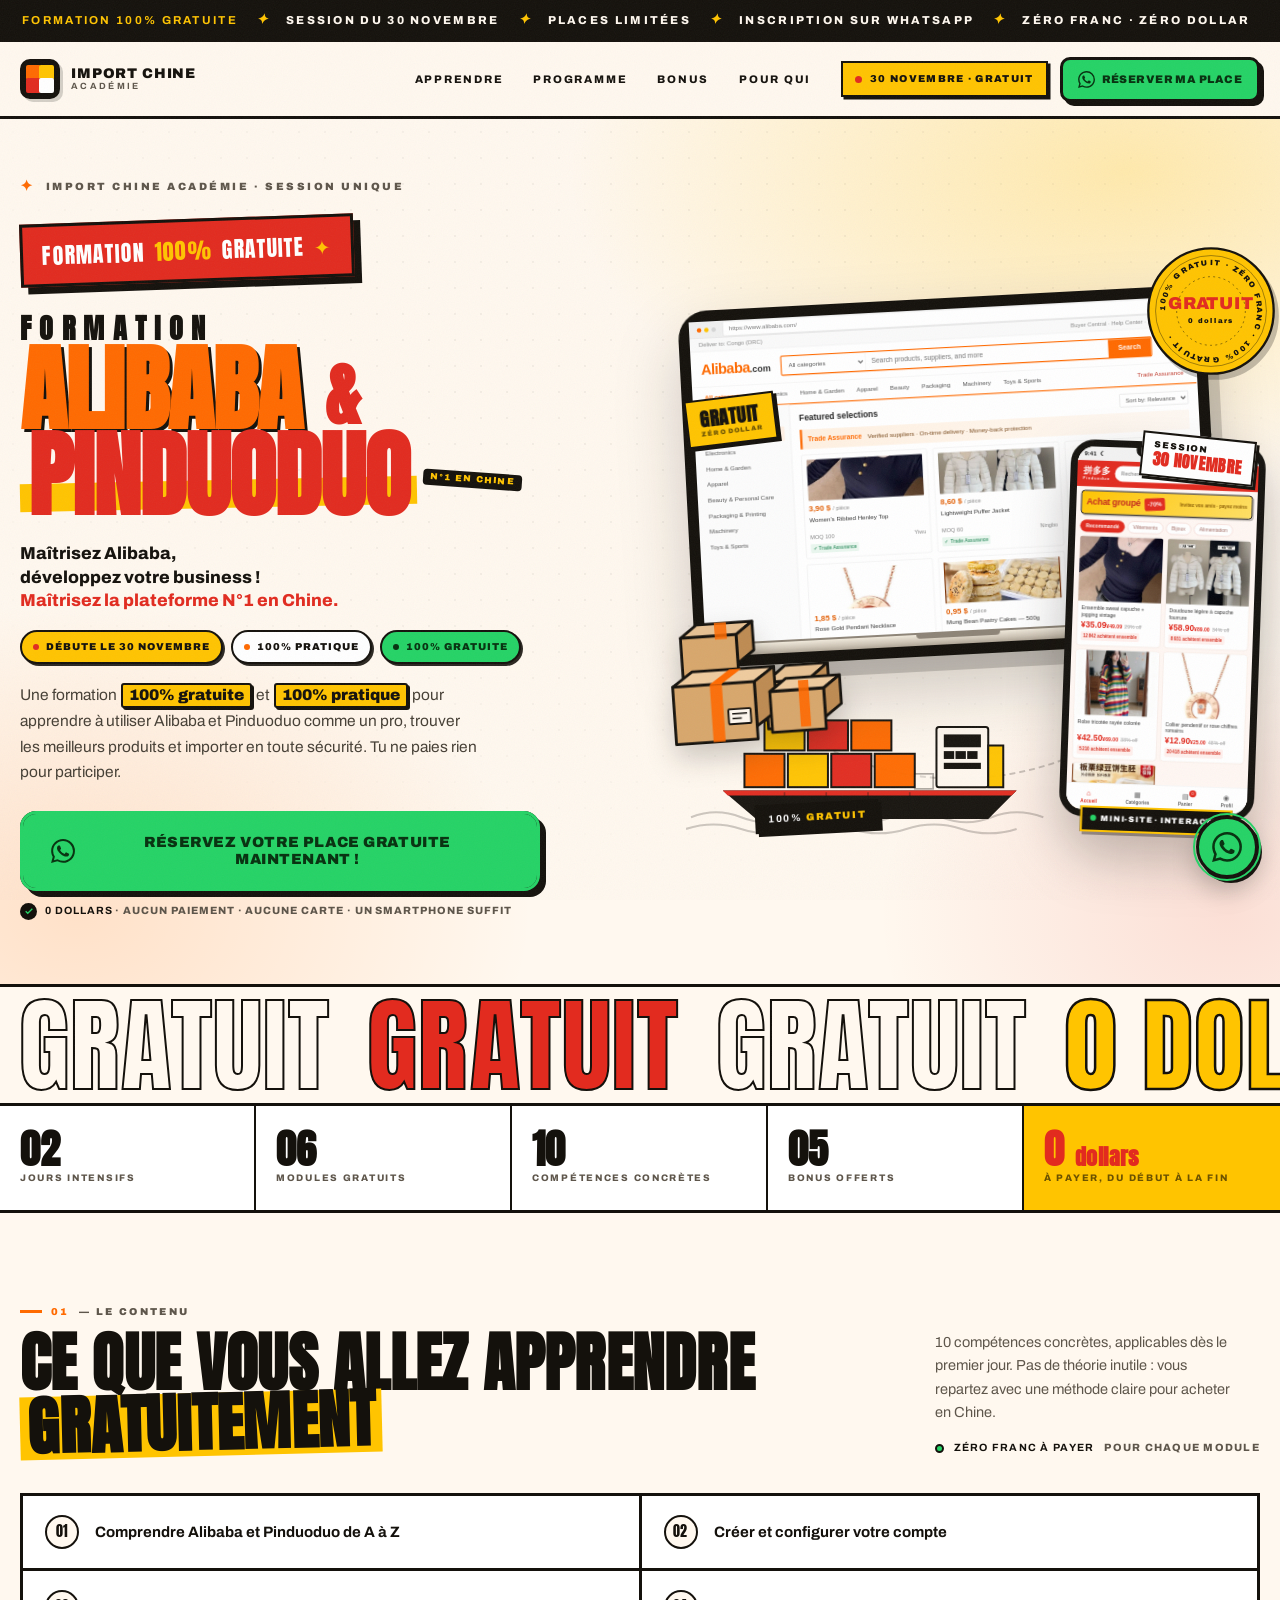
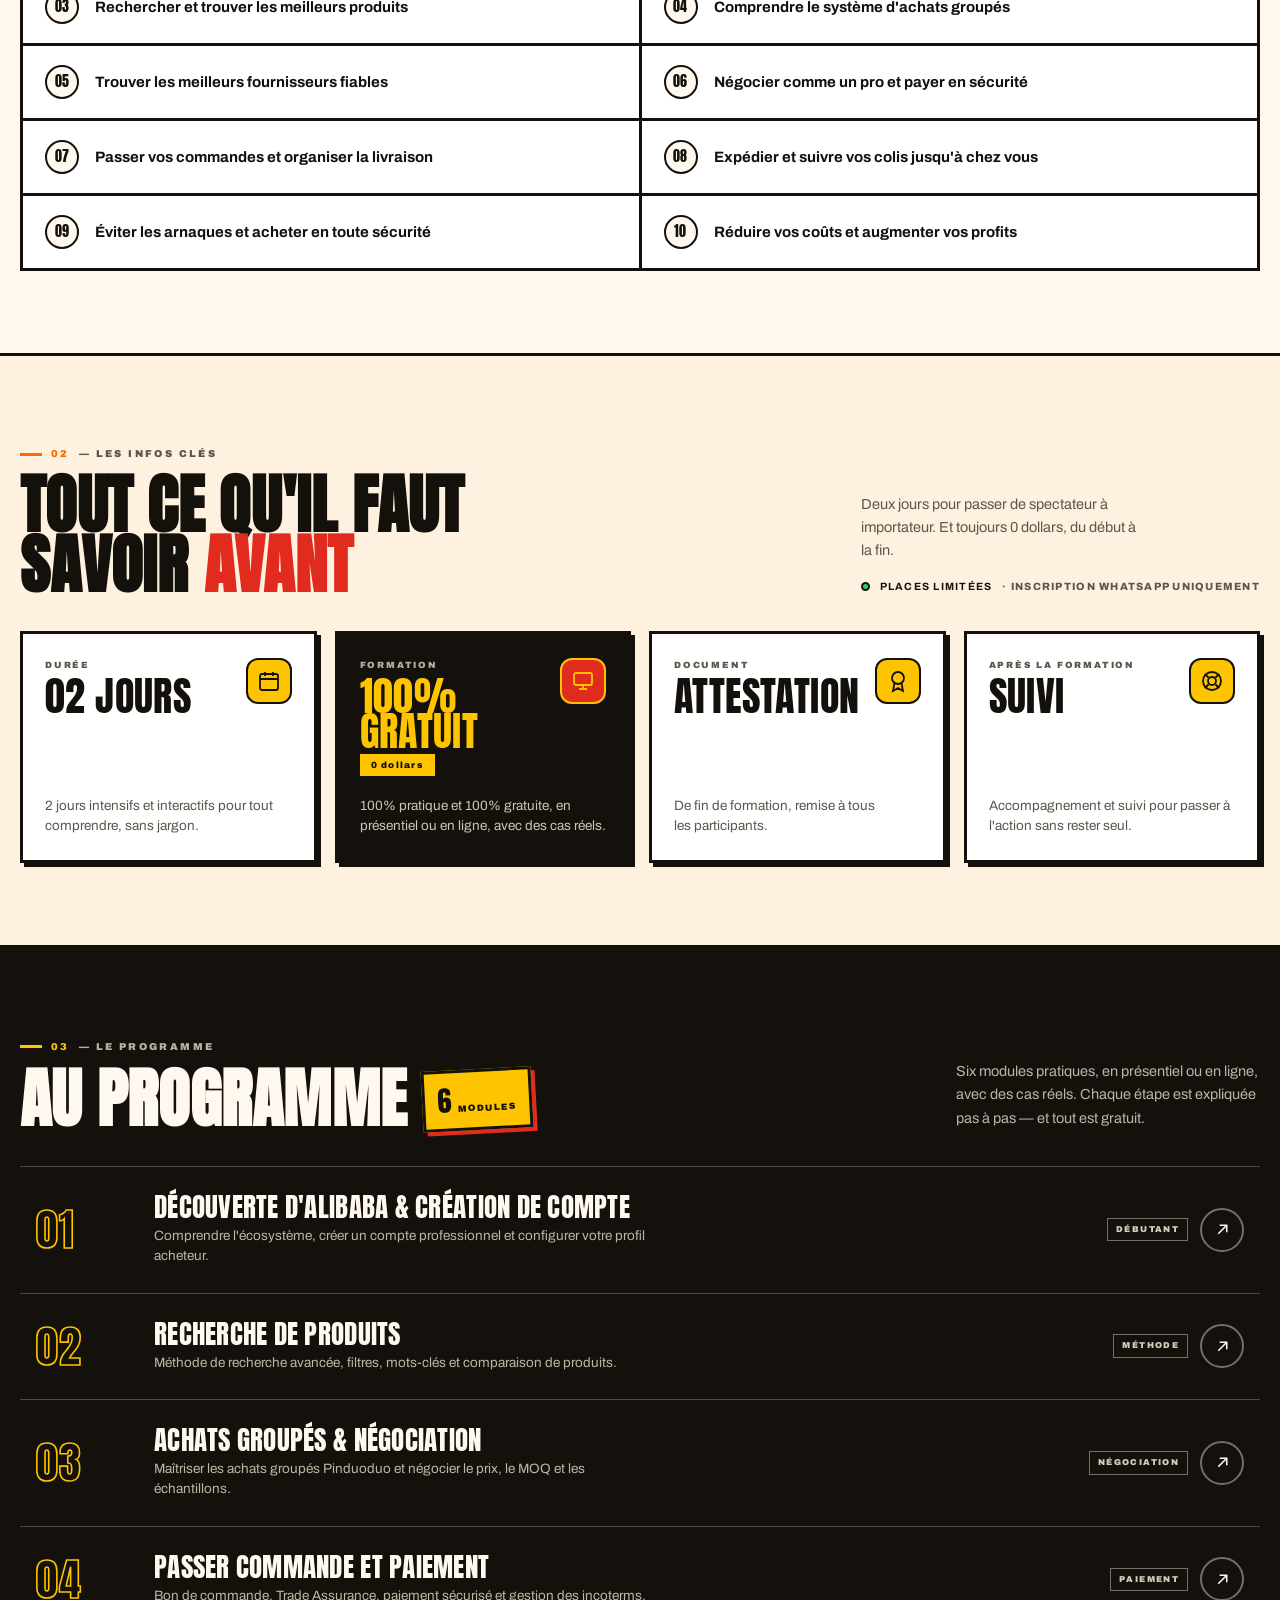
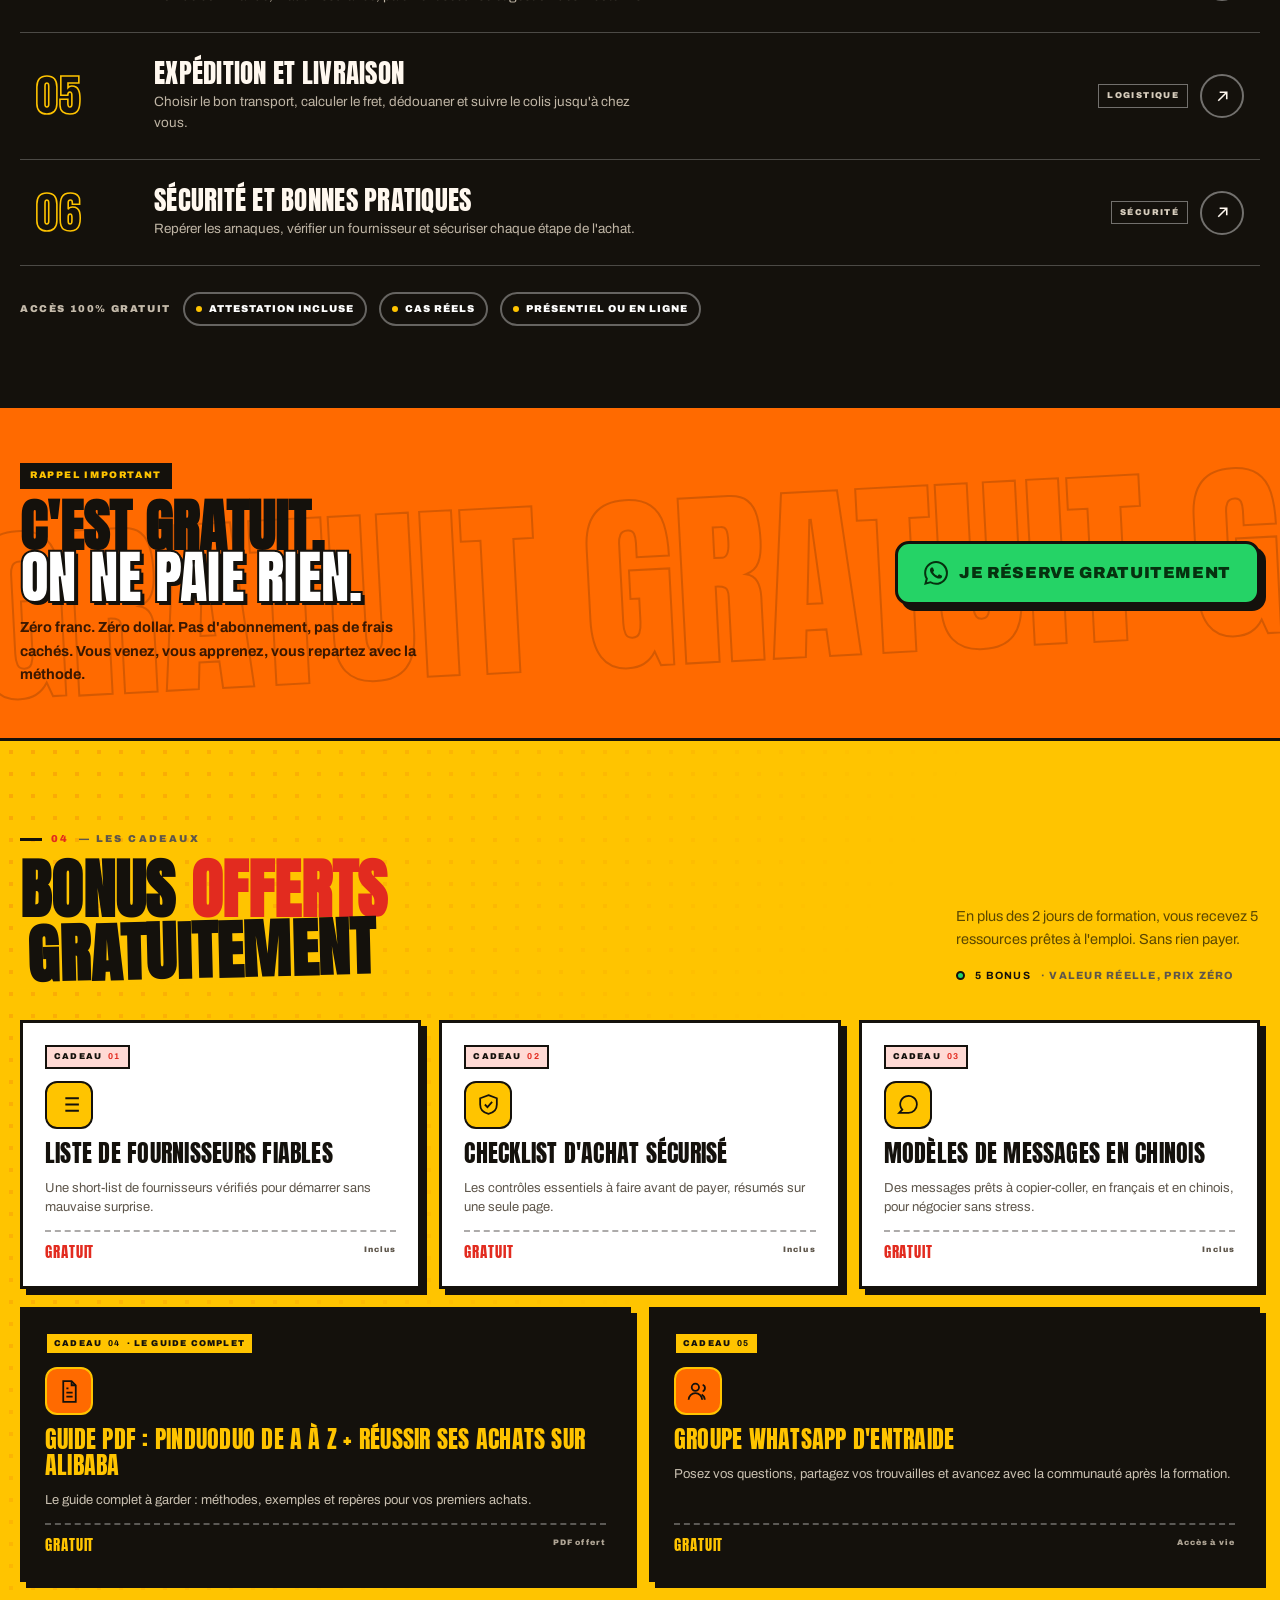
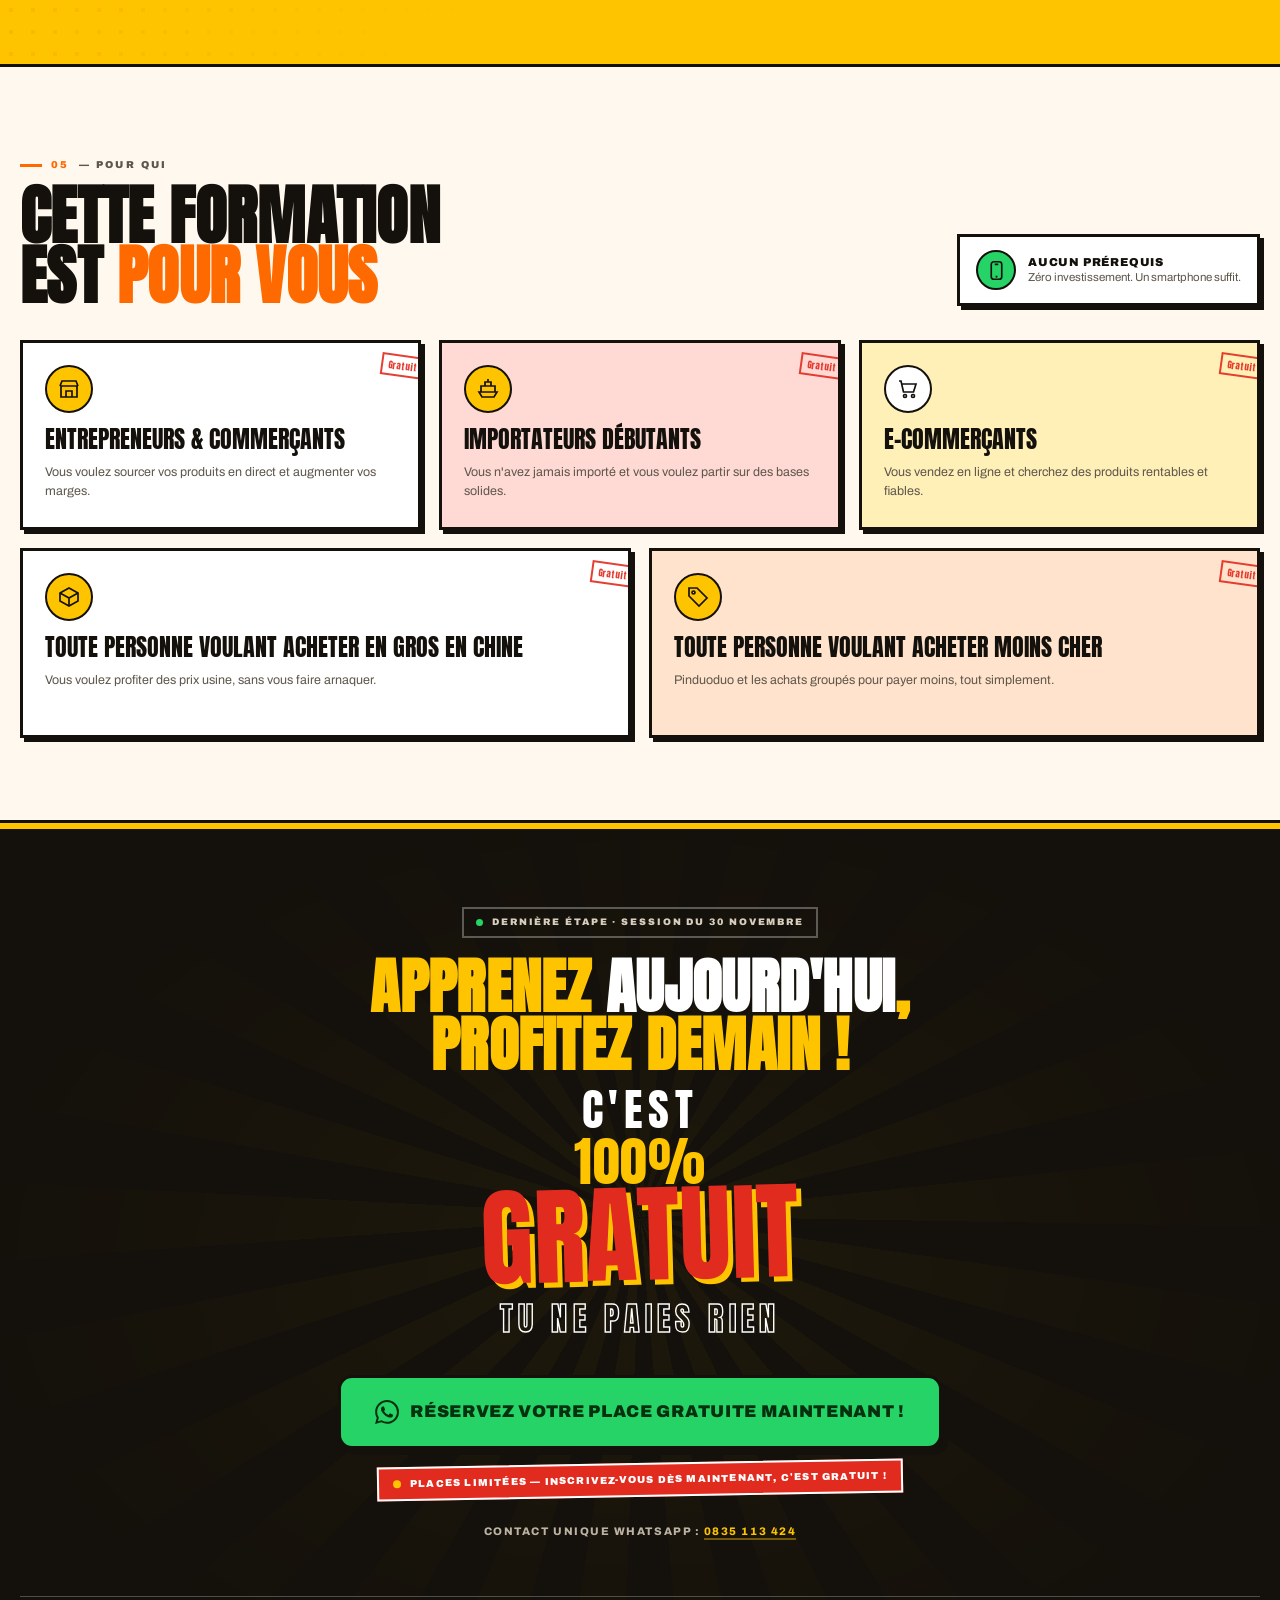
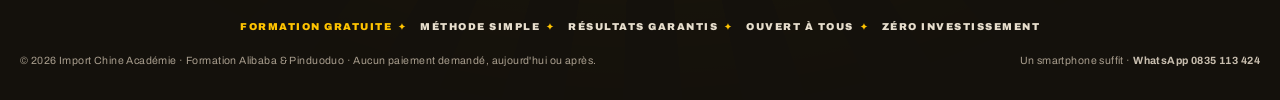
<file: index.html>
<!DOCTYPE html>
<html lang="fr">
<head>
<meta charset="UTF-8">
<meta name="viewport" content="width=device-width, initial-scale=1.0">
<title>Formation Alibaba &amp; Pinduoduo — 100% GRATUITE | Import Chine Académie</title>
<meta name="description" content="Formation Alibaba &amp; Pinduoduo 100% gratuite le 30 novembre. Apprenez à importer de Chine, trouver des fournisseurs fiables et négocier comme un pro. Zéro franc. Zéro dollar. Réservez votre place GRATUITE sur WhatsApp.">
<meta name="theme-color" content="#FF6A00">
<meta name="robots" content="index,follow">
<meta property="og:title" content="Formation Alibaba &amp; Pinduoduo — 100% GRATUITE">
<meta property="og:description" content="2 jours, 6 modules, 5 bonus. 100% pratique, 100% gratuit. Réservez votre place GRATUITE sur WhatsApp.">
<meta property="og:type" content="website">
<meta property="og:locale" content="fr_FR">
<link rel="icon" href="data:image/svg+xml,%3Csvg xmlns='http://www.w3.org/2000/svg' viewBox='0 0 64 64'%3E%3Crect width='64' height='64' rx='14' fill='%2314110C'/%3E%3Crect x='8' y='8' width='24' height='24' rx='5' fill='%23FF6A00'/%3E%3Crect x='32' y='32' width='24' height='24' rx='5' fill='%23E22B1F'/%3E%3Crect x='32' y='8' width='24' height='24' rx='5' fill='%23FFC400'/%3E%3C/svg%3E">
<link rel="preconnect" href="https://fonts.googleapis.com">
<link rel="preconnect" href="https://fonts.gstatic.com" crossorigin>
<link href="https://fonts.googleapis.com/css2?family=Anton&family=Archivo:ital,wght@0,400..900;1,400..900&display=swap" rel="stylesheet">
<link rel="stylesheet" href="styles.css?v=6">
</head>
<body>

<a class="skip" href="#contenu">Aller au contenu</a>

<!-- SVG sprite -->
<svg width="0" height="0" style="position:absolute" aria-hidden="true" focusable="false">
  <symbol id="i-wa" viewBox="0 0 24 24"><path d="M17.472 14.382c-.297-.149-1.758-.867-2.03-.967-.273-.099-.471-.148-.67.15-.197.297-.767.966-.94 1.164-.173.199-.347.223-.644.075-.297-.15-1.255-.463-2.39-1.475-.883-.788-1.48-1.761-1.653-2.059-.173-.297-.018-.458.13-.606.134-.133.298-.347.446-.52.149-.174.198-.298.298-.497.099-.198.05-.371-.025-.52-.075-.149-.669-1.612-.916-2.207-.242-.579-.487-.5-.669-.51-.173-.008-.371-.01-.57-.01-.198 0-.52.074-.792.372-.272.297-1.04 1.016-1.04 2.479 0 1.462 1.065 2.875 1.213 3.074.149.198 2.096 3.2 5.077 4.487.709.306 1.262.489 1.694.625.712.227 1.36.195 1.871.118.571-.085 1.758-.719 2.006-1.413.248-.694.248-1.289.173-1.413-.074-.124-.272-.198-.57-.347m-5.421 7.403h-.004a9.87 9.87 0 01-5.031-1.378l-.361-.214-3.741.982.998-3.648-.235-.374a9.86 9.86 0 01-1.51-5.26c.001-5.45 4.436-9.884 9.888-9.884 2.64 0 5.122 1.03 6.988 2.898a9.825 9.825 0 012.893 6.994c-.003 5.45-4.437 9.884-9.885 9.884m8.413-18.297A11.815 11.815 0 0012.05 0C5.495 0 .16 5.335.157 11.892c0 2.096.547 4.142 1.588 5.945L.057 24l6.305-1.654a11.882 11.882 0 005.683 1.448h.005c6.554 0 11.89-5.335 11.893-11.893a11.821 11.821 0 00-3.48-8.413z"/></symbol>
  <symbol id="i-check" viewBox="0 0 24 24"><path d="M4 12.5l5 5L20 6.5"/></symbol>
  <symbol id="i-arrow" viewBox="0 0 24 24"><path d="M6 18L18 6M8 6h10v10"/></symbol>
  <symbol id="i-cal" viewBox="0 0 24 24"><rect x="3" y="5" width="18" height="16" rx="2"/><path d="M3 10h18M8 3v4M16 3v4"/></symbol>
  <symbol id="i-screen" viewBox="0 0 24 24"><rect x="3" y="4" width="18" height="12" rx="2"/><path d="M8 20h8M12 16v4"/></symbol>
  <symbol id="i-cert" viewBox="0 0 24 24"><circle cx="12" cy="9" r="6"/><path d="M8.5 14L7 22l5-3 5 3-1.5-8"/></symbol>
  <symbol id="i-life" viewBox="0 0 24 24"><circle cx="12" cy="12" r="4"/><path d="M4.9 4.9l3.6 3.6M15.5 15.5l3.6 3.6M19.1 4.9l-3.6 3.6M8.5 15.5l-3.6 3.6"/><circle cx="12" cy="12" r="9"/></symbol>
  <symbol id="i-store" viewBox="0 0 24 24"><path d="M3 9l2-5h14l2 5M4 9v11h16V9M3 9h18M9 20v-6h6v6"/></symbol>
  <symbol id="i-box" viewBox="0 0 24 24"><path d="M12 3l9 5v8l-9 5-9-5V8z"/><path d="M3 8l9 5 9-5M12 13v8"/></symbol>
  <symbol id="i-ship" viewBox="0 0 24 24"><path d="M3 15h18l-3 5H6zM5 15V9h14v6M9 9V5h6v4"/><path d="M12 5V2"/></symbol>
  <symbol id="i-cart" viewBox="0 0 24 24"><path d="M3 4h2l2.5 11h10L20 7H6"/><circle cx="9" cy="19" r="1.5"/><circle cx="17" cy="19" r="1.5"/></symbol>
  <symbol id="i-tag" viewBox="0 0 24 24"><path d="M3 3h8l10 10-8 8L3 11z"/><circle cx="7.5" cy="7.5" r="1.5"/></symbol>
  <symbol id="i-users" viewBox="0 0 24 24"><circle cx="9" cy="8" r="3.5"/><path d="M2.5 20a6.5 6.5 0 0113 0"/><path d="M16 5.5a3.5 3.5 0 010 6.5M18 20a6 6 0 00-3-5.2"/></symbol>
  <symbol id="i-phone" viewBox="0 0 24 24"><rect x="6" y="2" width="12" height="20" rx="3"/><path d="M10 5h4M11 19h2"/></symbol>
  <symbol id="i-pdf" viewBox="0 0 24 24"><path d="M6 2h8l4 4v16H6z"/><path d="M14 2v4h4M9 13h6M9 17h6M9 9h2"/></symbol>
  <symbol id="i-list" viewBox="0 0 24 24"><path d="M8 6h13M8 12h13M8 18h13M3 6h.01M3 12h.01M3 18h.01"/></symbol>
  <symbol id="i-shield" viewBox="0 0 24 24"><path d="M12 3l8 3v6c0 5-3.5 8-8 9-4.5-1-8-4-8-9V6z"/><path d="M8.5 12l2.5 2.5 4.5-5"/></symbol>
  <symbol id="i-chat" viewBox="0 0 24 24"><path d="M21 12a8 8 0 01-8 8H4l3-3a8 8 0 1114-5z"/><path d="M8 11h.01M12 11h.01M16 11h.01"/></symbol>
  <symbol id="i-globe" viewBox="0 0 24 24"><circle cx="12" cy="12" r="9"/><path d="M3 12h18M12 3c3 3.5 3 14.5 0 18M12 3c-3 3.5-3 14.5 0 18"/></symbol>
  <symbol id="i-headphones" viewBox="0 0 24 24"><path d="M4 14v-2a8 8 0 0116 0v2"/><rect x="2.5" y="13" width="5" height="8" rx="2"/><rect x="16.5" y="13" width="5" height="8" rx="2"/></symbol>
  <symbol id="i-watch" viewBox="0 0 24 24"><circle cx="12" cy="12" r="4.5"/><path d="M9 3h6l-1 4M9 21h6l-1-4"/></symbol>
  <symbol id="i-bag" viewBox="0 0 24 24"><path d="M5.5 8h13l1 12h-15z"/><path d="M9 8V6a3 3 0 016 0v2"/></symbol>
  <symbol id="i-lamp" viewBox="0 0 24 24"><path d="M12 2v6M6 9h12l-3 11H9z"/><path d="M12 20v2"/></symbol>
  <symbol id="i-shoe" viewBox="0 0 24 24"><path d="M4 17h16v3H4z"/><path d="M4 17v-5l4-1 3 2 3-4 4 3 2 1v4"/></symbol>
  <symbol id="i-bottle" viewBox="0 0 24 24"><path d="M10 2h4v3l2 3v13H8V8l2-3z"/><path d="M8 11h8"/></symbol>
  <symbol id="i-star" viewBox="0 0 24 24"><path d="M12 2l2.6 7.4L22 12l-7.4 2.6L12 22l-2.6-7.4L2 12l7.4-2.6z"/></symbol>
</svg>

<div class="scroll-progress" aria-hidden="true"><span></span></div>

<!-- ===== TOP URGENCY BAR ===== -->
<div class="topbar marquee" aria-hidden="true">
  <div class="marquee-track" style="--speed:36s">
    <div class="marquee-group">
      <span><b class="free">Formation 100% gratuite</b><i class="sep">✦</i> Session du 30 novembre <i class="sep">✦</i> Places limitées <i class="sep">✦</i> Inscription sur WhatsApp <i class="sep">✦</i> Zéro franc · Zéro dollar</span>
    </div>
    <div class="marquee-group">
      <span><b class="free">Formation 100% gratuite</b><i class="sep">✦</i> Session du 30 novembre <i class="sep">✦</i> Places limitées <i class="sep">✦</i> Inscription sur WhatsApp <i class="sep">✦</i> Zéro franc · Zéro dollar</span>
    </div>
  </div>
</div>

<!-- ===== HEADER ===== -->
<header class="site-header">
  <div class="wrap header-inner">
    <a class="brand" href="#contenu" aria-label="Import Chine Académie — retour en haut">
      <span class="brand-mark" aria-hidden="true"><i></i><i></i><i></i><i></i></span>
      <span class="brand-txt"><b>Import Chine</b><small>Académie</small></span>
    </a>
    <nav class="nav" aria-label="Navigation principale">
      <a href="#apprendre">Apprendre</a>
      <a href="#programme">Programme</a>
      <a href="#bonus">Bonus</a>
      <a href="#pour-qui">Pour qui</a>
    </nav>
    <div class="header-cta">
      <span class="date-chip"><span class="dot" aria-hidden="true"></span>30 novembre · Gratuit</span>
      <a class="btn btn-green btn-sm" href="https://wa.me/243835113424?text=Bonjour%2C%20je%20souhaite%20r%C3%A9server%20ma%20place%20GRATUITE%20%C3%A0%20la%20formation%20Alibaba%20%26%20Pinduoduo%20du%2030%20novembre." target="_blank" rel="noopener">
        <svg class="wa" aria-hidden="true"><use href="#i-wa"/></svg>
        <span>Réserver <span class="label-long">ma place</span></span>
      </a>
    </div>
  </div>
</header>

<main id="contenu">

<!-- ===== HERO ===== -->
<section class="hero" aria-labelledby="hero-title">
  <div class="wrap hero-grid">
    <div class="hero-copy">
      <span class="eyebrow"><span class="spark" aria-hidden="true">✦</span>Import Chine Académie · Session unique</span>

      <div class="hero-flag">
        <span>Formation</span>
        <span class="pct">100%</span>
        <span>Gratuite</span>
        <span class="spark" aria-hidden="true">✦</span>
      </div>

      <h1 class="hero-title" id="hero-title">
        <span class="l1">Formation</span>
        <span class="l2"><span class="ali">Alibaba</span> <span class="amp">&amp;</span></span>
        <span class="l3"><span class="pdd">Pinduoduo</span><span class="n1">N°1 en Chine</span></span>
      </h1>

      <p class="hero-sub">Maîtrisez Alibaba, développez votre business !<br><em>Maîtrisez la plateforme N°1 en Chine.</em></p>

      <div class="hero-badges">
        <span class="pill yellow"><i aria-hidden="true"></i>Débute le 30 novembre</span>
        <span class="pill"><i aria-hidden="true"></i>100% pratique</span>
        <span class="pill green"><i aria-hidden="true"></i>100% gratuite</span>
      </div>

      <p class="hero-desc">Une formation <strong>100% gratuite</strong> et <strong>100% pratique</strong> pour apprendre à utiliser Alibaba et Pinduoduo comme un pro, trouver les meilleurs produits et importer en toute sécurité. Tu ne paies rien pour participer.</p>

      <div class="hero-cta">
        <a class="btn btn-green btn-hero" href="https://wa.me/243835113424?text=Bonjour%2C%20je%20souhaite%20r%C3%A9server%20ma%20place%20GRATUITE%20%C3%A0%20la%20formation%20Alibaba%20%26%20Pinduoduo%20du%2030%20novembre." target="_blank" rel="noopener">
          <svg class="wa" aria-hidden="true"><use href="#i-wa"/></svg>
          <span>Réservez votre place gratuite maintenant !</span>
        </a>
        <div class="cta-note">
          <span class="check" aria-hidden="true"><svg viewBox="0 0 24 24"><use href="#i-check"/></svg></span>
          <span><b>0 dollars</b> · Aucun paiement · Aucune carte · Un smartphone suffit</span>
        </div>
      </div>
    </div>

    <!-- Visuel décoratif : laptop Alibaba + phone Pinduoduo + cartons + bateau -->
    <div class="hero-visual">
      <div class="orbit" aria-hidden="true"></div>
      <div class="visual-stage">
        <!-- Mini-site Alibaba interactif, intégré dans l'ordinateur -->
        <div class="laptop-wrap">
          <div class="laptop">
            <div class="laptop-screen">
              <div class="mini-viewport">
                <div class="mini-site" id="aliMini" role="region" aria-label="Mini-site Alibaba interactif">
                  <div class="mini-browser">
                    <span class="mini-dots"><i></i><i></i><i></i></span>
                    <span class="mini-url">https://www.alibaba.com/</span>
                    <span class="mini-lock">●</span>
                  </div>
                  <div class="mini-utility">
                    <span>Deliver to: Congo (DRC)</span>
                    <span>Buyer Central · Help Center · English / USD</span>
                  </div>
                  <div class="mini-header">
                    <div class="mini-logo">Alibaba<span>.com</span></div>
                    <div class="mini-search">
                      <select class="mini-cat-select" aria-label="Catégorie de recherche">
                        <option value="all">All categories</option>
                        <option value="electronics">Electronics</option>
                        <option value="home">Home &amp; Garden</option>
                        <option value="apparel">Apparel</option>
                        <option value="beauty">Beauty</option>
                        <option value="packaging">Packaging</option>
                        <option value="machinery">Machinery</option>
                        <option value="toys">Toys &amp; Sports</option>
                      </select>
                      <input class="mini-search-input" type="search" placeholder="Search products, suppliers, and more" aria-label="Rechercher un produit">
                      <button class="mini-search-btn" type="button">Search</button>
                    </div>
                    <button class="mini-icon-btn mini-cart-btn" id="miniCartBtn" type="button" aria-label="Ouvrir le panier">
                      <svg viewBox="0 0 24 24" aria-hidden="true"><use href="#i-cart"/></svg>
                      <span class="mini-cart-count" id="miniCartCount">0</span>
                    </button>
                  </div>
                  <div class="mini-nav">
                    <button type="button" class="mini-nav-link is-active" data-cat="all">All categories</button>
                    <button type="button" class="mini-nav-link" data-cat="electronics">Electronics</button>
                    <button type="button" class="mini-nav-link" data-cat="home">Home &amp; Garden</button>
                    <button type="button" class="mini-nav-link" data-cat="apparel">Apparel</button>
                    <button type="button" class="mini-nav-link" data-cat="beauty">Beauty</button>
                    <button type="button" class="mini-nav-link" data-cat="packaging">Packaging</button>
                    <button type="button" class="mini-nav-link" data-cat="machinery">Machinery</button>
                    <button type="button" class="mini-nav-link" data-cat="toys">Toys &amp; Sports</button>
                    <button type="button" class="mini-nav-link mini-assurance" id="miniAssuranceBtn" data-assurance="1">Trade Assurance</button>
                  </div>
                  <div class="mini-body">
                    <aside class="mini-side" aria-label="Catégories">
                      <b>Shop by category</b>
                      <button type="button" data-cat="all" class="is-active">All categories</button>
                      <button type="button" data-cat="electronics">Electronics</button>
                      <button type="button" data-cat="home">Home &amp; Garden</button>
                      <button type="button" data-cat="apparel">Apparel</button>
                      <button type="button" data-cat="beauty">Beauty &amp; Personal Care</button>
                      <button type="button" data-cat="packaging">Packaging &amp; Printing</button>
                      <button type="button" data-cat="machinery">Machinery</button>
                      <button type="button" data-cat="toys">Toys &amp; Sports</button>
                    </aside>
                    <div class="mini-main">
                      <div class="mini-headline">
                        <h3>Featured selections</h3>
                        <select class="mini-sort" id="miniSort" aria-label="Trier les produits">
                          <option value="relevance">Sort by: Relevance</option>
                          <option value="price-asc">Price: low to high</option>
                          <option value="price-desc">Price: high to low</option>
                          <option value="moq">Lowest MOQ</option>
                        </select>
                      </div>
                      <div class="mini-banner">
                        <b>Trade Assurance</b>
                        <span>Verified suppliers · On-time delivery · Money-back protection</span>
                      </div>
                      <div class="mini-products" id="miniProducts"></div>
                      <p class="mini-empty" id="miniEmpty" hidden>No products found. Try another search.</p>
                    </div>
                  </div>
                  <div class="mini-overlay" id="miniOverlay" hidden></div>
                  <div class="mini-toast" id="miniToast" role="status" aria-live="polite"></div>
                </div>
              </div>
            </div>
            <div class="laptop-base"></div>
          </div>
        </div>

        <!-- Vrai site Pinduoduo, interactif -->
        <div class="phone-wrap">
          <div class="phone">
            <div class="phone-notch" aria-hidden="true"></div>
            <div class="phone-screen">
              <div class="pdd-mini" id="pddMini" role="region" aria-label="Mini-site Pinduoduo interactif">
                <div class="pm-status"><span>9:41&nbsp; ☾</span><span>▮▮▮ ▪ ▪ &nbsp;▰</span></div>
                <div class="pm-header">
                  <div class="pm-logo">拼多多<small>Pinduoduo</small></div>
                  <div class="pm-search">
                    <input class="pm-search-input" type="search" placeholder="Rechercher un produit…" aria-label="Rechercher un produit">
                    <button class="pm-search-btn" type="button">⌕</button>
                  </div>
                </div>
                <div class="pm-banner"><b>Achat groupé</b><span>-70%</span><small>Invitez vos amis · payez moins</small></div>
                <div class="pm-tabs" id="pmTabs">
                  <button type="button" class="is-active" data-cat="all">Recommandé</button>
                  <button type="button" data-cat="apparel">Vêtements</button>
                  <button type="button" data-cat="beauty">Bijoux</button>
                  <button type="button" data-cat="home">Alimentation</button>
                </div>
                <div class="pm-products" id="pmProducts"></div>
                <div class="pm-empty" id="pmEmpty" hidden>Aucun produit trouvé.</div>
                <div class="pm-nav">
                  <button type="button" class="is-active" data-nav="home">⌂<span>Accueil</span></button>
                  <button type="button" data-nav="cat">▦<span>Catégories</span></button>
                  <button type="button" data-nav="cart">▤<span>Panier</span><i id="pmCartCount">0</i></button>
                  <button type="button" data-nav="me">◉<span>Profil</span></button>
                </div>
                <div class="pm-overlay" id="pmOverlay" hidden></div>
                <div class="pm-toast" id="pmToast" role="status" aria-live="polite"></div>
              </div>
            </div>
          </div>
          <span class="live-chip"><i aria-hidden="true"></i>Mini-site · interactif</span>
        </div>

        <!-- Bateau cargo -->
        <svg class="ship-art" viewBox="0 0 440 180" aria-hidden="true">
          <g fill="none" stroke="#14110C" stroke-width="2.4" opacity=".22">
            <path d="M6 150c20-8 40-8 60 0s40 8 60 0 40-8 60 0 40 8 60 0 40-8 60 0 40 8 60 0 40-8 62 0"/>
            <path d="M0 164c22-7 44-7 66 0s44 7 66 0 44-7 66 0 44 7 66 0 44-7 66 0 44 7 66 0"/>
          </g>
          <path d="M44 118h352l-34 34H84z" fill="#14110C"/>
          <path d="M44 118h352l-6 6H50z" fill="#E22B1F"/>
          <g stroke="#14110C" stroke-width="2.4">
            <rect x="70" y="74" width="48" height="40" fill="#FF6A00"/>
            <rect x="122" y="74" width="48" height="40" fill="#FFC400"/>
            <rect x="174" y="74" width="48" height="40" fill="#E22B1F"/>
            <rect x="226" y="74" width="48" height="40" fill="#FF6A00"/>
            <rect x="94" y="34" width="48" height="36" fill="#FFC400"/>
            <rect x="146" y="34" width="48" height="36" fill="#E22B1F"/>
            <rect x="198" y="34" width="48" height="36" fill="#FF6A00"/>
            <rect x="300" y="42" width="62" height="72" rx="3" fill="#FFF8EF"/>
            <rect x="310" y="52" width="42" height="13" fill="#14110C"/>
            <rect x="310" y="72" width="10" height="7" fill="#14110C"/>
            <rect x="324" y="72" width="10" height="7" fill="#14110C"/>
            <rect x="338" y="72" width="10" height="7" fill="#14110C"/>
            <rect x="310" y="86" width="42" height="5" fill="#14110C"/>
            <path d="M362 64h18v50h-18z" fill="#FFC400"/>
          </g>
          <g stroke="#14110C" stroke-width="2" opacity=".35">
            <path d="M118 120v32M168 120v32M218 120v32M268 120v32"/>
            <rect x="274" y="98" width="22" height="18" fill="#FFF8EF"/>
          </g>
        </svg>

        <!-- Cartons -->
        <svg class="boxes-art" viewBox="0 0 210 220" fill="none" aria-hidden="true">
          <g stroke="#14110C" stroke-width="3" stroke-linejoin="round">
            <path d="M108 142l22-17h46l-22 17z" fill="#E7C193"/>
            <path d="M154 142l22-17v34l-22 17z" fill="#BE8B52"/>
            <rect x="108" y="142" width="46" height="50" fill="#D8A76C"/>
            <path d="M20 88l18-13h60l-18 13z" fill="#E7C193"/>
            <path d="M80 88l18-13v31l-18 13z" fill="#BE8B52"/>
            <rect x="20" y="88" width="60" height="44" fill="#D8A76C"/>
            <path d="M8 140l22-15h88l-22 15z" fill="#EFCB9E"/>
            <path d="M96 140l22-15v48l-22 15z" fill="#BE8B52"/>
            <rect x="8" y="140" width="88" height="62" fill="#D8A76C"/>
            <path d="M112 152l18-13h58l-18 13z" fill="#EFCB9E"/>
            <path d="M170 152l18-13v31l-18 13z" fill="#BE8B52"/>
            <rect x="112" y="152" width="58" height="44" fill="#D8A76C"/>
          </g>
          <g fill="#FF6A00">
            <path d="M48 140h13v62H48z" opacity=".9"/>
            <path d="M48 140l22-15h13l-22 15z"/>
            <path d="M57 74h13v18H57z" opacity=".85"/>
            <path d="M143 142h11v50h-11z" opacity=".9"/>
          </g>
          <g fill="#FFF8EF" stroke="#14110C" stroke-width="2">
            <rect x="66" y="168" width="24" height="16" rx="1"/>
            <path d="M70 173h16M70 178h10" stroke-width="1.6"/>
          </g>
        </svg>

        <!-- Sceau GRATUIT -->
        <svg class="seal" viewBox="0 0 200 200" aria-hidden="true">
          <g class="seal-ring">
            <circle cx="100" cy="100" r="95" fill="#FFC400" stroke="#14110C" stroke-width="3.5"/>
            <circle cx="100" cy="100" r="84" fill="none" stroke="#14110C" stroke-width="1.5" opacity=".4"/>
            <defs><path id="sealPath" d="M100,100 m-70,0 a70,70 0 1,1 140,0 a70,70 0 1,1 -140,0"/></defs>
            <text font-size="11.5" letter-spacing="2.4" fill="#14110C"><textPath href="#sealPath" startOffset="0">100% GRATUIT · ZÉRO FRANC · 100% GRATUIT ·</textPath></text>
            <circle cx="100" cy="100" r="52" fill="none" stroke="#14110C" stroke-width="1.5" stroke-dasharray="3 5" opacity=".5"/>
          </g>
          <text x="100" y="97" text-anchor="middle" font-family="Anton, Impact, sans-serif" font-size="26" fill="#E22B1F">GRATUIT</text>
          <text x="100" y="118" text-anchor="middle" font-family="Archivo, Arial, sans-serif" font-weight="900" font-size="10.5" letter-spacing="1.8" fill="#14110C">0 dollars</text>
        </svg>

        <div class="hv-tag hv-tag--price" aria-hidden="true">GRATUIT<small>Zéro dollar</small></div>
        <div class="hv-tag hv-tag--date" aria-hidden="true">Session<b>30 NOVEMBRE</b></div>
        <div class="hv-tag hv-tag--free" aria-hidden="true"><b>100%</b> GRATUIT</div>
      </div>
    </div>
  </div>
</section>

<!-- ===== TICKER ===== -->
<div class="ticker" aria-hidden="true">
  <div class="ticker-track" style="--speed:40s">
    <div class="ticker-group">
      <span>Gratuit</span><span class="fill">Gratuit</span><span>Gratuit</span><span class="fill-y">0 dollars</span><span>Gratuit</span><span class="fill">Gratuit</span><span class="tiny">ON NE PAIE RIEN</span><span>Gratuit</span><span class="fill-y">Zéro dollar</span><span>Gratuit</span>
    </div>
    <div class="ticker-group">
      <span>Gratuit</span><span class="fill">Gratuit</span><span>Gratuit</span><span class="fill-y">0 dollars</span><span>Gratuit</span><span class="fill">Gratuit</span><span class="tiny">ON NE PAIE RIEN</span><span>Gratuit</span><span class="fill-y">Zéro dollar</span><span>Gratuit</span>
    </div>
  </div>
</div>

<!-- ===== STATS ===== -->
<div class="stats" role="list" aria-label="La formation en chiffres">
  <div class="stat" role="listitem"><b><span data-count="2" data-pad="2">02</span></b><span>Jours intensifs</span></div>
  <div class="stat" role="listitem"><b><span data-count="6" data-pad="2">06</span></b><span>Modules gratuits</span></div>
  <div class="stat" role="listitem"><b><span data-count="10" data-pad="2">10</span></b><span>Compétences concrètes</span></div>
  <div class="stat" role="listitem"><b><span data-count="5" data-pad="2">05</span></b><span>Bonus offerts</span></div>
  <div class="stat" role="listitem"><b><span data-count="0" data-pad="1">0</span> <span class="unit">dollars</span></b><span>À payer, du début à la fin</span></div>
</div>

<!-- ===== APPRENDRE ===== -->
<section class="section" id="apprendre" aria-labelledby="learn-title">
  <div class="wrap">
    <div class="sec-head">
      <div>
        <span class="kicker"><span class="num">01</span> — Le contenu</span>
        <h2 class="sec-title" id="learn-title">Ce que vous allez apprendre<br><span class="mark">gratuitement</span></h2>
      </div>
      <div>
        <p class="sec-sub">10 compétences concrètes, applicables dès le premier jour. Pas de théorie inutile : vous repartez avec une méthode claire pour acheter en Chine.</p>
        <div class="learn-note"><span class="dot" aria-hidden="true"></span><b>Zéro franc à payer</b> pour chaque module</div>
      </div>
    </div>

    <div class="learn-grid">
      <article class="learn-item reveal" style="--d:0ms">
        <span class="learn-num">01</span>
        <h3 class="learn-txt">Comprendre Alibaba et Pinduoduo de A à Z</h3>
        <span class="learn-arrow" aria-hidden="true"><svg viewBox="0 0 24 24"><use href="#i-arrow"/></svg></span>
      </article>
      <article class="learn-item reveal" style="--d:60ms">
        <span class="learn-num">02</span>
        <h3 class="learn-txt">Créer et configurer votre compte</h3>
        <span class="learn-arrow" aria-hidden="true"><svg viewBox="0 0 24 24"><use href="#i-arrow"/></svg></span>
      </article>
      <article class="learn-item reveal" style="--d:90ms">
        <span class="learn-num">03</span>
        <h3 class="learn-txt">Rechercher et trouver les meilleurs produits</h3>
        <span class="learn-arrow" aria-hidden="true"><svg viewBox="0 0 24 24"><use href="#i-arrow"/></svg></span>
      </article>
      <article class="learn-item reveal" style="--d:150ms">
        <span class="learn-num">04</span>
        <h3 class="learn-txt">Comprendre le système d'achats groupés</h3>
        <span class="learn-arrow" aria-hidden="true"><svg viewBox="0 0 24 24"><use href="#i-arrow"/></svg></span>
      </article>
      <article class="learn-item reveal" style="--d:120ms">
        <span class="learn-num">05</span>
        <h3 class="learn-txt">Trouver les meilleurs fournisseurs fiables</h3>
        <span class="learn-arrow" aria-hidden="true"><svg viewBox="0 0 24 24"><use href="#i-arrow"/></svg></span>
      </article>
      <article class="learn-item reveal" style="--d:180ms">
        <span class="learn-num">06</span>
        <h3 class="learn-txt">Négocier comme un pro et payer en sécurité</h3>
        <span class="learn-arrow" aria-hidden="true"><svg viewBox="0 0 24 24"><use href="#i-arrow"/></svg></span>
      </article>
      <article class="learn-item reveal" style="--d:150ms">
        <span class="learn-num">07</span>
        <h3 class="learn-txt">Passer vos commandes et organiser la livraison</h3>
        <span class="learn-arrow" aria-hidden="true"><svg viewBox="0 0 24 24"><use href="#i-arrow"/></svg></span>
      </article>
      <article class="learn-item reveal" style="--d:210ms">
        <span class="learn-num">08</span>
        <h3 class="learn-txt">Expédier et suivre vos colis jusqu'à chez vous</h3>
        <span class="learn-arrow" aria-hidden="true"><svg viewBox="0 0 24 24"><use href="#i-arrow"/></svg></span>
      </article>
      <article class="learn-item reveal" style="--d:180ms">
        <span class="learn-num">09</span>
        <h3 class="learn-txt">Éviter les arnaques et acheter en toute sécurité</h3>
        <span class="learn-arrow" aria-hidden="true"><svg viewBox="0 0 24 24"><use href="#i-arrow"/></svg></span>
      </article>
      <article class="learn-item reveal" style="--d:240ms">
        <span class="learn-num">10</span>
        <h3 class="learn-txt">Réduire vos coûts et augmenter vos profits</h3>
        <span class="learn-arrow" aria-hidden="true"><svg viewBox="0 0 24 24"><use href="#i-arrow"/></svg></span>
      </article>
    </div>
  </div>
</section>

<!-- ===== INFOS CLÉS ===== -->
<section class="section infos" id="infos" aria-labelledby="infos-title">
  <div class="wrap">
    <div class="sec-head">
      <div>
        <span class="kicker"><span class="num">02</span> — Les infos clés</span>
        <h2 class="sec-title" id="infos-title">Tout ce qu'il faut<br>savoir <span class="red">avant</span></h2>
      </div>
      <div>
        <p class="sec-sub">Deux jours pour passer de spectateur à importateur. Et toujours 0 dollars, du début à la fin.</p>
        <div class="learn-note"><span class="dot" aria-hidden="true"></span><b>Places limitées</b> · inscription WhatsApp uniquement</div>
      </div>
    </div>

    <div class="info-grid">
      <article class="info-card reveal" style="--d:0ms">
        <div class="info-top">
          <div>
            <div class="info-k">Durée</div>
            <div class="info-value">02 jours</div>
          </div>
          <span class="info-ico" aria-hidden="true"><svg viewBox="0 0 24 24"><use href="#i-cal"/></svg></span>
        </div>
        <p class="info-desc">2 jours intensifs et interactifs pour tout comprendre, sans jargon.</p>
      </article>

      <article class="info-card info-card--dark reveal" style="--d:60ms">
        <div class="info-top">
          <div>
            <div class="info-k">Formation</div>
            <div class="info-value">100% gratuit</div>
            <span class="info-free">0 dollars</span>
          </div>
          <span class="info-ico" aria-hidden="true"><svg viewBox="0 0 24 24"><use href="#i-screen"/></svg></span>
        </div>
        <p class="info-desc">100% pratique et 100% gratuite, en présentiel ou en ligne, avec des cas réels.</p>
      </article>

      <article class="info-card reveal" style="--d:120ms">
        <div class="info-top">
          <div>
            <div class="info-k">Document</div>
            <div class="info-value">Attestation</div>
          </div>
          <span class="info-ico" aria-hidden="true"><svg viewBox="0 0 24 24"><use href="#i-cert"/></svg></span>
        </div>
        <p class="info-desc">De fin de formation, remise à tous les participants.</p>
      </article>

      <article class="info-card reveal" style="--d:180ms">
        <div class="info-top">
          <div>
            <div class="info-k">Après la formation</div>
            <div class="info-value">Suivi</div>
          </div>
          <span class="info-ico" aria-hidden="true"><svg viewBox="0 0 24 24"><use href="#i-life"/></svg></span>
        </div>
        <p class="info-desc">Accompagnement et suivi pour passer à l'action sans rester seul.</p>
      </article>
    </div>
  </div>
</section>

<!-- ===== PROGRAMME ===== -->
<section class="section programme" id="programme" aria-labelledby="prog-title">
  <div class="wrap">
    <div class="sec-head">
      <div>
        <span class="kicker"><span class="num">03</span> — Le programme</span>
        <div class="prog-title-wrap">
          <h2 class="sec-title" id="prog-title">Au programme</h2>
          <span class="prog-count">6 <small>MODULES</small></span>
        </div>
      </div>
      <p class="sec-sub">Six modules pratiques, en présentiel ou en ligne, avec des cas réels. Chaque étape est expliquée pas à pas — et tout est gratuit.</p>
    </div>

    <div class="prog-list">
      <article class="prog-row reveal" style="--d:0ms">
        <span class="prog-num">01</span>
        <div class="prog-body">
          <h3>Découverte d'Alibaba &amp; création de compte</h3>
          <p>Comprendre l'écosystème, créer un compte professionnel et configurer votre profil acheteur.</p>
        </div>
        <div class="prog-side"><span class="prog-tag">Débutant</span><span class="prog-arrow" aria-hidden="true"><svg viewBox="0 0 24 24"><use href="#i-arrow"/></svg></span></div>
      </article>

      <article class="prog-row reveal" style="--d:50ms">
        <span class="prog-num">02</span>
        <div class="prog-body">
          <h3>Recherche de produits</h3>
          <p>Méthode de recherche avancée, filtres, mots-clés et comparaison de produits.</p>
        </div>
        <div class="prog-side"><span class="prog-tag">Méthode</span><span class="prog-arrow" aria-hidden="true"><svg viewBox="0 0 24 24"><use href="#i-arrow"/></svg></span></div>
      </article>

      <article class="prog-row reveal" style="--d:100ms">
        <span class="prog-num">03</span>
        <div class="prog-body">
          <h3>Achats groupés &amp; négociation</h3>
          <p>Maîtriser les achats groupés Pinduoduo et négocier le prix, le MOQ et les échantillons.</p>
        </div>
        <div class="prog-side"><span class="prog-tag">Négociation</span><span class="prog-arrow" aria-hidden="true"><svg viewBox="0 0 24 24"><use href="#i-arrow"/></svg></span></div>
      </article>

      <article class="prog-row reveal" style="--d:0ms">
        <span class="prog-num">04</span>
        <div class="prog-body">
          <h3>Passer commande et paiement</h3>
          <p>Bon de commande, Trade Assurance, paiement sécurisé et gestion des incoterms.</p>
        </div>
        <div class="prog-side"><span class="prog-tag">Paiement</span><span class="prog-arrow" aria-hidden="true"><svg viewBox="0 0 24 24"><use href="#i-arrow"/></svg></span></div>
      </article>

      <article class="prog-row reveal" style="--d:50ms">
        <span class="prog-num">05</span>
        <div class="prog-body">
          <h3>Expédition et livraison</h3>
          <p>Choisir le bon transport, calculer le fret, dédouaner et suivre le colis jusqu'à chez vous.</p>
        </div>
        <div class="prog-side"><span class="prog-tag">Logistique</span><span class="prog-arrow" aria-hidden="true"><svg viewBox="0 0 24 24"><use href="#i-arrow"/></svg></span></div>
      </article>

      <article class="prog-row reveal" style="--d:100ms">
        <span class="prog-num">06</span>
        <div class="prog-body">
          <h3>Sécurité et bonnes pratiques</h3>
          <p>Repérer les arnaques, vérifier un fournisseur et sécuriser chaque étape de l'achat.</p>
        </div>
        <div class="prog-side"><span class="prog-tag">Sécurité</span><span class="prog-arrow" aria-hidden="true"><svg viewBox="0 0 24 24"><use href="#i-arrow"/></svg></span></div>
      </article>
    </div>

    <div class="prog-foot">
      <span>Accès 100% gratuit</span>
      <span class="pill"><i aria-hidden="true"></i>Attestation incluse</span>
      <span class="pill"><i aria-hidden="true"></i>Cas réels</span>
      <span class="pill"><i aria-hidden="true"></i>Présentiel ou en ligne</span>
    </div>
  </div>
</section>

<!-- ===== FREE BAND ===== -->
<section class="free-band" aria-labelledby="band-title">
  <div class="wrap free-band-inner">
    <div class="free-band-copy">
      <span class="flag-small">Rappel important</span>
      <h2 id="band-title">C'est gratuit.<span class="big">On ne paie rien.</span></h2>
      <p>Zéro franc. Zéro dollar. Pas d'abonnement, pas de frais cachés. Vous venez, vous apprenez, vous repartez avec la méthode.</p>
    </div>
    <a class="btn btn-green" href="https://wa.me/243835113424?text=Bonjour%2C%20je%20souhaite%20r%C3%A9server%20ma%20place%20GRATUITE%20%C3%A0%20la%20formation%20Alibaba%20%26%20Pinduoduo%20du%2030%20novembre." target="_blank" rel="noopener">
      <svg class="wa" aria-hidden="true"><use href="#i-wa"/></svg>
      <span>Je réserve gratuitement</span>
    </a>
  </div>
</section>

<!-- ===== BONUS ===== -->
<section class="section bonus" id="bonus" aria-labelledby="bonus-title">
  <div class="wrap">
    <div class="sec-head">
      <div>
        <span class="kicker"><span class="num">04</span> — Les cadeaux</span>
        <h2 class="sec-title" id="bonus-title">Bonus <span class="red">offerts</span><br><span class="mark">gratuitement</span></h2>
      </div>
      <div>
        <p class="sec-sub">En plus des 2 jours de formation, vous recevez 5 ressources prêtes à l'emploi. Sans rien payer.</p>
        <div class="learn-note"><span class="dot" aria-hidden="true"></span><b>5 bonus</b> · valeur réelle, prix zéro</div>
      </div>
    </div>

    <div class="bonus-grid">
      <article class="bonus-card reveal" style="--d:0ms">
        <span class="bonus-num">Cadeau <b>01</b></span>
        <span class="bonus-ico" aria-hidden="true"><svg viewBox="0 0 24 24"><use href="#i-list"/></svg></span>
        <h3>Liste de fournisseurs fiables</h3>
        <p>Une short-list de fournisseurs vérifiés pour démarrer sans mauvaise surprise.</p>
        <div class="bonus-free">GRATUIT <span>Inclus</span></div>
      </article>

      <article class="bonus-card reveal" style="--d:60ms">
        <span class="bonus-num">Cadeau <b>02</b></span>
        <span class="bonus-ico" aria-hidden="true"><svg viewBox="0 0 24 24"><use href="#i-shield"/></svg></span>
        <h3>Checklist d'achat sécurisé</h3>
        <p>Les contrôles essentiels à faire avant de payer, résumés sur une seule page.</p>
        <div class="bonus-free">GRATUIT <span>Inclus</span></div>
      </article>

      <article class="bonus-card reveal" style="--d:120ms">
        <span class="bonus-num">Cadeau <b>03</b></span>
        <span class="bonus-ico" aria-hidden="true"><svg viewBox="0 0 24 24"><use href="#i-chat"/></svg></span>
        <h3>Modèles de messages en chinois</h3>
        <p>Des messages prêts à copier-coller, en français et en chinois, pour négocier sans stress.</p>
        <div class="bonus-free">GRATUIT <span>Inclus</span></div>
      </article>

      <article class="bonus-card bonus-card--wide reveal" style="--d:180ms">
        <span class="bonus-num">Cadeau <b>04</b> · Le guide complet</span>
        <span class="bonus-ico" aria-hidden="true"><svg viewBox="0 0 24 24"><use href="#i-pdf"/></svg></span>
        <h3>Guide PDF : Pinduoduo de A à Z + Réussir ses achats sur Alibaba</h3>
        <p>Le guide complet à garder : méthodes, exemples et repères pour vos premiers achats.</p>
        <div class="bonus-free">GRATUIT <span>PDF offert</span></div>
      </article>

      <article class="bonus-card bonus-card--wide reveal" style="--d:240ms">
        <span class="bonus-num">Cadeau <b>05</b></span>
        <span class="bonus-ico" aria-hidden="true"><svg viewBox="0 0 24 24"><use href="#i-users"/></svg></span>
        <h3>Groupe WhatsApp d'entraide</h3>
        <p>Posez vos questions, partagez vos trouvailles et avancez avec la communauté après la formation.</p>
        <div class="bonus-free">GRATUIT <span>Accès à vie</span></div>
      </article>
    </div>
  </div>
</section>

<!-- ===== POUR QUI ===== -->
<section class="section who" id="pour-qui" aria-labelledby="who-title">
  <div class="wrap">
    <div class="who-top">
      <div>
        <span class="kicker"><span class="num">05</span> — Pour qui</span>
        <h2 class="sec-title" id="who-title">Cette formation<br>est <span class="orange">pour vous</span></h2>
      </div>
      <div class="who-note">
        <span class="wico" aria-hidden="true"><svg viewBox="0 0 24 24"><use href="#i-phone"/></svg></span>
        <div>
          <b>Aucun prérequis</b>
          <span>Zéro investissement. Un smartphone suffit.</span>
        </div>
      </div>
    </div>

    <div class="who-grid">
      <article class="who-card reveal" style="--d:0ms">
        <span class="who-free">Gratuit</span>
        <span class="who-ico" aria-hidden="true"><svg viewBox="0 0 24 24"><use href="#i-store"/></svg></span>
        <h3>Entrepreneurs &amp; commerçants</h3>
        <p>Vous voulez sourcer vos produits en direct et augmenter vos marges.</p>
      </article>

      <article class="who-card reveal" style="--d:60ms">
        <span class="who-free">Gratuit</span>
        <span class="who-ico" aria-hidden="true"><svg viewBox="0 0 24 24"><use href="#i-ship"/></svg></span>
        <h3>Importateurs débutants</h3>
        <p>Vous n'avez jamais importé et vous voulez partir sur des bases solides.</p>
      </article>

      <article class="who-card reveal" style="--d:120ms">
        <span class="who-free">Gratuit</span>
        <span class="who-ico" aria-hidden="true"><svg viewBox="0 0 24 24"><use href="#i-cart"/></svg></span>
        <h3>E-commerçants</h3>
        <p>Vous vendez en ligne et cherchez des produits rentables et fiables.</p>
      </article>

      <article class="who-card reveal" style="--d:0ms">
        <span class="who-free">Gratuit</span>
        <span class="who-ico" aria-hidden="true"><svg viewBox="0 0 24 24"><use href="#i-box"/></svg></span>
        <h3>Toute personne voulant acheter en gros en Chine</h3>
        <p>Vous voulez profiter des prix usine, sans vous faire arnaquer.</p>
      </article>

      <article class="who-card reveal" style="--d:60ms">
        <span class="who-free">Gratuit</span>
        <span class="who-ico" aria-hidden="true"><svg viewBox="0 0 24 24"><use href="#i-tag"/></svg></span>
        <h3>Toute personne voulant acheter moins cher</h3>
        <p>Pinduoduo et les achats groupés pour payer moins, tout simplement.</p>
      </article>
    </div>
  </div>
</section>

<!-- ===== FINAL CTA ===== -->
<section class="final" id="inscription" aria-labelledby="final-title">
  <div class="wrap">
    <div class="final-head">
      <span class="final-topline"><i aria-hidden="true"></i>Dernière étape · Session du 30 novembre</span>
      <h2 id="final-title">Apprenez <span>aujourd'hui</span>,<br>profitez demain !</h2>
      <p class="final-mega"><span class="cest">C'est</span><span class="cent">100%</span><span class="grat">Gratuit</span></p>
      <p class="final-nope">Tu ne paies rien</p>

      <div class="final-cta">
        <a class="btn btn-green btn-final" href="https://wa.me/243835113424?text=Bonjour%2C%20je%20souhaite%20r%C3%A9server%20ma%20place%20GRATUITE%20%C3%A0%20la%20formation%20Alibaba%20%26%20Pinduoduo%20du%2030%20novembre." target="_blank" rel="noopener">
          <svg class="wa" aria-hidden="true"><use href="#i-wa"/></svg>
          <span>Réservez votre place gratuite maintenant !</span>
        </a>
        <span class="urgency"><i aria-hidden="true"></i>Places limitées — inscrivez-vous dès maintenant, c'est gratuit !</span>
        <p class="final-wa">Contact unique WhatsApp : <a href="https://wa.me/243835113424" target="_blank" rel="noopener">0835 113 424</a></p>
      </div>
    </div>

    <footer class="footer-bar">
      <div class="footer-props">
        <span>Formation gratuite</span>
        <span>Méthode simple</span>
        <span>Résultats garantis</span>
        <span>Ouvert à tous</span>
        <span>Zéro investissement</span>
      </div>
      <div class="footer-meta">
        <span>© 2026 Import Chine Académie · Formation Alibaba &amp; Pinduoduo · Aucun paiement demandé, aujourd'hui ou après.</span>
        <span>Un smartphone suffit · <a href="https://wa.me/243835113424" target="_blank" rel="noopener">WhatsApp 0835 113 424</a></span>
      </div>
    </footer>
  </div>
</section>

</main>

<!-- ===== FLOATING WHATSAPP ===== -->
<a class="wa-float" href="https://wa.me/243835113424?text=Bonjour%2C%20je%20souhaite%20r%C3%A9server%20ma%20place%20GRATUITE%20%C3%A0%20la%20formation%20Alibaba%20%26%20Pinduoduo%20du%2030%20novembre." target="_blank" rel="noopener" aria-label="Réserver ma place gratuite sur WhatsApp">
  <span class="tip">Réserver — 100% gratuit</span>
  <svg viewBox="0 0 24 24" aria-hidden="true"><use href="#i-wa"/></svg>
</a>

<!-- ===== MOBILE STICKY BAR ===== -->
<div class="mobile-bar">
  <div class="mb-copy"><b>100% gratuit</b><span>30 novembre · places limitées</span></div>
  <a class="btn btn-green" href="https://wa.me/243835113424?text=Bonjour%2C%20je%20souhaite%20r%C3%A9server%20ma%20place%20GRATUITE%20%C3%A0%20la%20formation%20Alibaba%20%26%20Pinduoduo%20du%2030%20novembre." target="_blank" rel="noopener">
    <svg class="wa" aria-hidden="true"><use href="#i-wa"/></svg>
    <span>Réserver</span>
  </a>
</div>

<script src="script.js?v=6" defer></script>
</body>
</html>
</main>
</body>
</html>
</file>
<file: styles.css>
/* ============================================================
   FORMATION ALIBABA & PINDUODUO — IMPORT CHINE ACADÉMIE
   Poster-brutalist landing page · 100% GRATUIT
   ============================================================ */

/* ---------- Tokens ---------- */
:root{
  --paper:#FFF8EF;
  --paper-2:#FFF1DF;
  --white:#FFFFFF;
  --ink:#14110C;
  --muted:#5E564B;
  --orange:#FF6A00;
  --orange-soft:#FFE3CC;
  --red:#E22B1F;
  --red-soft:#FFDAD4;
  --yellow:#FFC400;
  --yellow-soft:#FFF0B8;
  --green:#25D366;
  --green-ink:#06310F;
  --border:3px solid var(--ink);
  --shadow:6px 6px 0 var(--ink);
  --shadow-sm:4px 4px 0 var(--ink);
  --maxw:1240px;
  --display:"Anton", "Arial Narrow", Impact, sans-serif;
  --body:"Archivo", "Helvetica Neue", Arial, sans-serif;
  --ease:cubic-bezier(.2,.8,.2,1);
}

/* ---------- Reset / base ---------- */
*,*::before,*::after{box-sizing:border-box}
html{scroll-behavior:smooth;-webkit-text-size-adjust:100%}
body{
  margin:0;
  font-family:var(--body);
  font-size:16px;
  line-height:1.6;
  color:var(--ink);
  background:var(--paper);
  overflow-x:hidden;
  -webkit-font-smoothing:antialiased;
  -moz-osx-font-smoothing:grayscale;
}
h1,h2,h3,h4,p,figure{margin:0}
ul{margin:0;padding:0;list-style:none}
a{color:inherit}
img,svg{display:block;max-width:100%}
::selection{background:var(--yellow);color:var(--ink)}
:focus-visible{outline:3px solid var(--red);outline-offset:4px;border-radius:4px}
section{scroll-margin-top:96px}

/* subtle paper grain */
body::after{
  content:"";
  position:fixed;
  inset:0;
  z-index:9998;
  pointer-events:none;
  opacity:.05;
  background-image:url("data:image/svg+xml,%3Csvg xmlns='http://www.w3.org/2000/svg' width='160' height='160'%3E%3Cfilter id='n'%3E%3CfeTurbulence type='fractalNoise' baseFrequency='0.85' numOctaves='3' stitchTiles='stitch'/%3E%3C/filter%3E%3Crect width='160' height='160' filter='url(%23n)'/%3E%3C/svg%3E");
}

.wrap{width:min(100% - 40px, var(--maxw));margin-inline:auto}
.skip{
  position:absolute;left:-9999px;top:0;z-index:10000;
  background:var(--ink);color:var(--paper);padding:12px 18px;font-weight:800;
}
.skip:focus{left:12px;top:12px}

/* ---------- Scroll progress ---------- */
.scroll-progress{
  position:fixed;inset:0 0 auto 0;height:4px;z-index:300;
  background:transparent;pointer-events:none;
}
.scroll-progress span{
  display:block;height:100%;width:0%;
  background:linear-gradient(90deg,var(--orange),var(--red) 55%,var(--yellow));
  transition:width .1s linear;
}

/* ---------- Marquee (shared) ---------- */
.marquee{overflow:hidden;position:relative}
.marquee-track{display:flex;width:max-content;animation:marquee var(--speed,34s) linear infinite}
.marquee-group{display:flex;align-items:center;flex-shrink:0}
.marquee:hover .marquee-track{animation-play-state:paused}
@keyframes marquee{to{transform:translateX(-50%)}}

/* ---------- Top urgency bar ---------- */
.topbar{
  background:var(--ink);color:var(--paper);
  font-size:11.5px;font-weight:800;letter-spacing:.2em;text-transform:uppercase;
  border-bottom:2px solid var(--ink);
}
.topbar .marquee-group > span{display:flex;align-items:center;gap:18px;padding:9px 22px;white-space:nowrap}
.topbar .sep{color:var(--yellow);font-size:14px;letter-spacing:0}
.topbar .free{color:var(--yellow)}

/* ---------- Header ---------- */
.site-header{
  position:sticky;top:0;z-index:200;
  background:rgba(255,248,239,.975);
  backdrop-filter:blur(16px);
  -webkit-backdrop-filter:blur(16px);
  border-bottom:var(--border);
  transition:box-shadow .25s var(--ease), background-color .25s var(--ease);
}
.site-header.is-scrolled{box-shadow:0 8px 0 rgba(20,17,12,.08)}
.header-inner{
  min-height:74px;display:flex;align-items:center;gap:28px;justify-content:space-between;
}
.brand{display:flex;align-items:center;gap:11px;text-decoration:none;flex-shrink:0}
.brand-mark{
  width:40px;height:40px;border:2.5px solid var(--ink);border-radius:10px;
  background:var(--ink);position:relative;overflow:hidden;flex-shrink:0;
  box-shadow:3px 3px 0 rgba(20,17,12,.18);
}
.brand-mark i{position:absolute;display:block;border-radius:2px}
.brand-mark i:nth-child(1){width:15px;height:15px;left:4px;top:4px;background:var(--orange)}
.brand-mark i:nth-child(2){width:15px;height:15px;right:4px;top:4px;background:var(--yellow)}
.brand-mark i:nth-child(3){width:15px;height:15px;left:4px;bottom:4px;background:var(--red)}
.brand-mark i:nth-child(4){width:15px;height:15px;right:4px;bottom:4px;background:#fff}
.brand-txt{display:flex;flex-direction:column;line-height:1.05}
.brand-txt b{font-size:14px;font-weight:900;letter-spacing:.06em;text-transform:uppercase}
.brand-txt small{font-size:9px;font-weight:700;letter-spacing:.26em;text-transform:uppercase;color:var(--muted)}
.nav{display:flex;align-items:center;gap:26px;margin-left:auto}
.nav a{
  font-size:11px;font-weight:800;letter-spacing:.16em;text-transform:uppercase;white-space:nowrap;
  text-decoration:none;padding:8px 2px;
  background-image:linear-gradient(var(--orange),var(--orange));
  background-repeat:no-repeat;background-size:0% 3px;background-position:0 100%;
  transition:background-size .25s var(--ease),color .2s var(--ease);
}
.nav a:hover{background-size:100% 3px;color:var(--red)}
.nav a.is-active{color:var(--red);background-size:100% 3px}
.header-cta{display:flex;align-items:center;gap:12px;flex-shrink:0}
.date-chip{
  display:inline-flex;align-items:center;gap:8px;
  background:var(--yellow);border:2.5px solid var(--ink);
  padding:8px 12px;font-size:10px;font-weight:900;letter-spacing:.13em;text-transform:uppercase;
  box-shadow:2.5px 2.5px 0 var(--ink);white-space:nowrap;
}
.date-chip .dot{width:7px;height:7px;border-radius:50%;background:var(--red);animation:blink 1.8s ease-in-out infinite}

/* ---------- Buttons ---------- */
.btn{
  position:relative;display:inline-flex;align-items:center;justify-content:center;gap:11px;
  font-family:var(--body);font-weight:900;text-transform:uppercase;letter-spacing:.04em;
  line-height:1.15;text-decoration:none;text-align:center;
  border:3px solid var(--ink);border-radius:14px;
  padding:17px 26px;cursor:pointer;white-space:normal;
  transition-property:transform,box-shadow,background-color,color;
  transition-duration:.18s;transition-timing-function:var(--ease);
}
.btn .wa{width:24px;height:24px;flex-shrink:0;fill:currentColor}
.btn-green{background:var(--green);color:var(--green-ink);box-shadow:var(--shadow)}
.btn-green:hover{background:#2FE573;transform:translate(-2px,-3px);box-shadow:9px 9px 0 var(--ink)}
.btn-green:active{transform:translate(2px,2px);box-shadow:2px 2px 0 var(--ink)}
.btn-black{background:var(--ink);color:var(--paper);box-shadow:6px 6px 0 var(--yellow)}
.btn-black:hover{transform:translate(-2px,-3px);box-shadow:9px 9px 0 var(--yellow)}
.btn-sm{padding:11px 15px;font-size:11px;border-radius:10px;box-shadow:4px 4px 0 var(--ink);gap:7px}
.btn-sm .wa{width:17px;height:17px}
.btn-hero{
  font-size:clamp(12.5px,1.15vw,15.5px);
  padding:20px 28px;border-radius:16px;max-width:520px;
}
.btn-hero::after{
  content:"";position:absolute;inset:-3px;border-radius:inherit;
  border:3px solid var(--green);pointer-events:none;
  animation:cta-ring 2.8s ease-out infinite;
}
.btn:hover .wa{animation:wiggle .5s var(--ease)}
.btn-block{display:flex;width:100%}

/* ---------- HERO ---------- */
.hero{
  position:relative;overflow:hidden;
  padding:54px 0 64px;
  background:
    radial-gradient(900px 500px at 88% 6%, rgba(255,196,0,.28), transparent 62%),
    radial-gradient(760px 520px at 6% 92%, rgba(255,106,0,.16), transparent 60%),
    radial-gradient(540px 420px at 96% 92%, rgba(226,43,31,.12), transparent 65%),
    var(--paper);
  border-bottom:var(--border);
}
.hero::before{
  content:"";position:absolute;inset:0;pointer-events:none;
  background-image:radial-gradient(rgba(20,17,12,.14) 1px, transparent 1px);
  background-size:26px 26px;
  mask-image:radial-gradient(1100px 700px at 50% 30%, #000 30%, transparent 78%);
  -webkit-mask-image:radial-gradient(1100px 700px at 50% 30%, #000 30%, transparent 78%);
  opacity:.35;
}
.hero-grid{
  position:relative;z-index:2;
  display:grid;grid-template-columns:1.04fr .96fr;align-items:center;gap:44px;
}
.eyebrow{
  display:inline-flex;align-items:center;gap:10px;
  font-size:10.5px;font-weight:900;letter-spacing:.24em;text-transform:uppercase;color:var(--muted);
}
.eyebrow .spark{color:var(--orange);font-size:15px;line-height:1}
.hero-flag{
  display:inline-flex;align-items:center;gap:10px;
  margin:20px 0 26px;
  background:var(--red);color:#fff;
  border:3px solid var(--ink);
  padding:11px 19px;
  font-family:var(--display);font-size:clamp(15px,1.85vw,22px);letter-spacing:.05em;text-transform:uppercase;
  transform:rotate(-2deg);
  box-shadow:7px 7px 0 var(--ink);
}
.hero-flag .pct{color:var(--yellow)}
.hero-flag .spark{color:var(--yellow);font-size:20px}
.hero-title{position:relative;text-transform:uppercase;line-height:.9;padding-top:8px}
.hero-title .l1{
  display:block;font-family:var(--display);
  font-size:clamp(1.25rem,2.2vw,1.75rem);
  letter-spacing:.3em;color:var(--ink);margin-bottom:8px;
}
.hero-title .l2,.hero-title .l3{
  display:block;font-family:var(--display);
  font-size:clamp(3.15rem,7.4vw,6.4rem);
  letter-spacing:-.01em;line-height:.86;
}
.hero-title .ali{color:var(--orange);text-shadow:3px 3px 0 var(--ink)}
.hero-title .amp{color:var(--red);font-size:.72em;vertical-align:.08em;margin:0 .04em}
.hero-title .l3{margin-top:4px}
.hero-title .pdd{
  color:var(--red);position:relative;display:inline-block;
  padding:0 .08em;
}
.hero-title .pdd::before{
  content:"";position:absolute;left:0;right:0;bottom:.08em;height:.3em;
  background:var(--yellow);z-index:-1;transform:rotate(-1.2deg);
}
.hero-title .n1{
  display:inline-block;vertical-align:super;
  font-family:var(--body);font-size:9px;letter-spacing:.14em;font-weight:900;
  background:var(--ink);color:var(--yellow);padding:4px 7px;border-radius:4px;
  transform:rotate(4deg);margin-left:6px;
}
.hero-sub{
  margin-top:26px;font-size:clamp(1rem,1.35vw,1.18rem);font-weight:800;line-height:1.35;
  max-width:34ch;text-wrap:balance;
}
.hero-sub em{font-style:normal;color:var(--red)}
.hero-badges{display:flex;flex-wrap:wrap;gap:8px;margin-top:18px}
.pill{
  display:inline-flex;align-items:center;gap:7px;
  background:var(--white);border:2px solid var(--ink);
  padding:7px 11px;border-radius:999px;
  font-size:10px;font-weight:900;letter-spacing:.1em;text-transform:uppercase;
  box-shadow:2px 2px 0 rgba(20,17,12,.9);
}
.pill i{width:6px;height:6px;border-radius:50%;background:var(--orange);flex-shrink:0}
.pill.green{background:var(--green);color:var(--green-ink)}
.pill.green i{background:var(--green-ink)}
.pill.yellow{background:var(--yellow)}
.pill.yellow i{background:var(--red)}
.hero-desc{
  margin-top:18px;max-width:51ch;color:#463F35;font-size:15.5px;line-height:1.65;
  text-wrap:pretty;
}
.hero-desc strong{
  display:inline-block;color:var(--ink);background:var(--yellow);
  border:2px solid var(--ink);border-radius:3px;
  box-shadow:2px 2px 0 var(--ink);
  padding:1px 6px 2px;margin:0 1px;
  font-weight:900;line-height:1.15;white-space:nowrap;
}
.hero-cta{margin-top:26px;display:flex;flex-direction:column;gap:12px;align-items:flex-start}
.cta-note{
  display:flex;align-items:center;gap:8px;flex-wrap:wrap;
  font-size:10.5px;font-weight:800;letter-spacing:.09em;text-transform:uppercase;color:var(--muted);
}
.cta-note .check{
  width:17px;height:17px;border-radius:50%;background:var(--ink);color:var(--green);
  display:inline-grid;place-items:center;flex-shrink:0;
}
.cta-note .check svg{width:10px;height:10px;stroke:var(--green);stroke-width:3;fill:none}
.cta-note b{color:var(--ink)}

/* ---------- Hero visual ---------- */
.hero-visual{
  position:relative;--mx:0;--my:0;
  min-height:580px;perspective:1200px;
}
.orbit{
  position:absolute;inset:8% 4% 10% 2%;
  border:2px dashed rgba(20,17,12,.22);border-radius:50%;
  transform:rotate(-8deg);pointer-events:none;
}
.orbit::after{
  content:"";position:absolute;width:14px;height:14px;border-radius:50%;
  background:var(--red);border:2.5px solid var(--ink);
  top:8%;right:12%;
}
.visual-stage{position:absolute;inset:0}
.laptop-wrap{
  position:absolute;left:2%;top:9%;width:88%;z-index:2;
  transform:rotate(-3deg) translate3d(calc(var(--mx)*-10px),calc(var(--my)*-8px),0);
  transition:transform .35s var(--ease);
  will-change:transform;
  filter:drop-shadow(0 30px 32px rgba(20,17,12,.2));
}
/* Contours marqués de l'ordinateur, dans le style affiche */
.laptop{
  position:relative;border-radius:18px;
  box-shadow:
    0 0 0 7px var(--ink),
    0 0 0 11px var(--ink),
    22px 26px 0 rgba(20,17,12,.18);
}
.laptop-screen{
  background:#1B1A17;border:9px solid #1B1A17;border-radius:16px;
  overflow:hidden;box-shadow:inset 0 0 0 2px #3A3833;
  aspect-ratio:16/10.2;
}
.laptop-ui{
  height:100%;background:#fff;display:flex;flex-direction:column;
  font-family:var(--body);font-size:9px;color:var(--ink);overflow:hidden;
}
.browserbar{
  height:23px;background:#EFE7DA;display:flex;align-items:center;gap:7px;padding:0 9px;
  border-bottom:1px solid #D8CBB8;flex-shrink:0;
}
.dots{display:flex;gap:3.5px}
.dots span{width:5px;height:5px;border-radius:50%;background:#C6B8A3}
.dots span:nth-child(1){background:#F26D5B}
.dots span:nth-child(2){background:#F2B33D}
.dots span:nth-child(3){background:#58B368}
.urlbar{
  flex:1;height:12px;border-radius:3px;background:#fff;border:1px solid #DCCFBD;
  display:flex;align-items:center;padding:0 6px;font-size:6.5px;color:#8C8070;letter-spacing:.04em;
}
.ali-top{
  display:flex;align-items:center;justify-content:space-between;gap:6px;
  padding:6px 9px;background:linear-gradient(90deg,#FF6A00,#FF8B35);flex-shrink:0;
}
.ali-logo{font-size:12.5px;font-weight:900;letter-spacing:-.03em;color:#fff;line-height:1}
.ali-logo em{font-style:normal;color:#FFE39A}
.ali-badges{display:flex;gap:4px}
.ali-badges span{
  background:rgba(255,255,255,.2);color:#fff;border:1px solid rgba(255,255,255,.55);
  border-radius:2px;padding:2px 4px;font-size:5.5px;font-weight:800;letter-spacing:.04em;white-space:nowrap;
}
.ali-search{display:flex;gap:4px;padding:6px 9px;background:#FFF5EA;border-bottom:1px solid #F3E2CF;flex-shrink:0}
.ali-search .field{
  flex:1;height:15px;border:1px solid #DCCBB6;border-radius:2px;background:#fff;
  display:flex;align-items:center;padding:0 5px;font-size:6.5px;color:#948676;
}
.ali-search .go{
  background:var(--orange);color:#fff;border-radius:2px;padding:0 8px;
  display:grid;place-items:center;font-size:6.5px;font-weight:900;letter-spacing:.04em;
}
.ali-line{
  display:flex;justify-content:space-between;align-items:center;
  padding:5px 9px 2px;font-size:6.5px;font-weight:900;letter-spacing:.06em;
  text-transform:uppercase;color:#6B5A46;flex-shrink:0;
}
.ali-line span:last-child{color:var(--red)}
.ali-grid{
  flex:1;display:grid;grid-template-columns:repeat(3,1fr);grid-template-rows:1fr 1fr;
  gap:5px;padding:2px 9px 8px;min-height:0;
}
.ali-tile{
  border:1px solid #F1DFC9;background:#FFFBF5;border-radius:4px;
  padding:4px;display:flex;flex-direction:column;gap:3px;min-height:0;
}
.ali-thumb{
  flex:1;border-radius:3px;display:grid;place-items:center;overflow:hidden;min-height:22px;
}
.ali-thumb svg{width:34px;height:34px;stroke:#3A312A;stroke-width:1.6;fill:none;opacity:.85}
.t1{background:linear-gradient(145deg,#FFE1C4,#FFC79B)}
.t2{background:linear-gradient(145deg,#EFE9DF,#D9D0C3)}
.t3{background:linear-gradient(145deg,#FFD9D3,#FFBDB4)}
.t4{background:linear-gradient(145deg,#FFE9B8,#FFD877)}
.t5{background:linear-gradient(145deg,#DFF0E3,#C2E2CA)}
.t6{background:linear-gradient(145deg,#E6E2F5,#D0C9ED)}
.ali-price{font-size:7px;font-weight:900;color:#D95300;line-height:1}
.ali-meta{font-size:5.5px;color:#9C8D7A;line-height:1;letter-spacing:.02em}
.ali-foot{
  display:flex;justify-content:space-between;gap:6px;
  background:var(--ink);color:#F4EBDD;padding:4px 9px;font-size:5.8px;
  letter-spacing:.05em;text-transform:uppercase;flex-shrink:0;
}
.ali-foot b{color:var(--yellow)}
.laptop-base{
  height:13px;width:104%;margin-left:-2%;
  background:linear-gradient(#F1EADC,#CEC5B6 60%,#AFA596);
  border-radius:2px 2px 12px 12px;
  border-top:2px solid #8D8477;
  position:relative;
}
.laptop-base::before{
  content:"";position:absolute;left:50%;top:0;transform:translateX(-50%);
  width:16%;height:4px;border-radius:0 0 5px 5px;background:#8D8477;
}

/* Phone */
.phone-wrap{
  position:absolute;right:0;bottom:3%;width:34%;z-index:5;
  transform:rotate(2deg) translate3d(calc(var(--mx)*16px),calc(var(--my)*12px),0);
  transition:transform .35s var(--ease);will-change:transform;
  filter:drop-shadow(0 24px 26px rgba(20,17,12,.26));
}
.phone{
  background:#15130F;border:7px solid #15130F;border-radius:24px;
  box-shadow:inset 0 0 0 2px #3C3934;overflow:hidden;position:relative;
  aspect-ratio:9/17.4;
}
.phone-notch{
  position:absolute;top:0;left:50%;transform:translateX(-50%);
  width:36%;height:9px;background:#15130F;border-radius:0 0 7px 7px;z-index:3;
}
.phone-screen{
  position:relative;height:100%;background:#FFF9F3;display:flex;flex-direction:column;
  font-family:var(--body);font-size:7px;overflow:hidden;
}
/* Mini-site Pinduoduo interactif (dans le téléphone) */
.pdd-mini{
  position:absolute;top:0;left:0;width:390px;height:780px;
  transform-origin:top left;overflow:hidden;
  background:#FFF7F3;color:#222;font-family:Arial,Helvetica,sans-serif;font-size:14px;
}
.pdd-mini *{box-sizing:border-box}
.pm-status{
  height:30px;background:#f2f2f2;display:flex;align-items:center;justify-content:space-between;
  padding:0 14px;font-size:13px;font-weight:700;color:#222;
}
.pm-header{
  display:flex;align-items:center;gap:10px;padding:10px 12px 12px;
  background:#E22B1F;color:#fff;
}
.pm-logo{font-size:20px;font-weight:900;letter-spacing:-.5px;line-height:1;white-space:nowrap}
.pm-logo small{display:block;font-size:9px;font-weight:700;letter-spacing:.14em;opacity:.9;margin-top:3px}
.pm-search{flex:1;height:34px;display:flex;background:#fff;border-radius:17px;overflow:hidden}
.pm-search-input{flex:1;min-width:0;border:0;outline:none;padding:0 4px 0 13px;font-size:12px;color:#444;background:transparent}
.pm-search-btn{
  width:40px;border:0;background:#FFC400;color:#8a5b00;font-size:20px;line-height:1;cursor:pointer;
}
.pm-banner{
  margin:8px 10px;background:linear-gradient(135deg,#FFC400,#FFE066);
  border:2px solid #14110C;border-radius:8px;padding:9px 10px;
  display:flex;align-items:center;gap:9px;box-shadow:3px 3px 0 rgba(20,17,12,.25);
}
.pm-banner b{font-family:Arial Black,Arial,sans-serif;font-size:19px;color:#c4281d;letter-spacing:-.5px}
.pm-banner span{background:#E22B1F;color:#fff;font-weight:900;font-size:13px;padding:3px 7px;border-radius:4px;transform:rotate(-4deg)}
.pm-banner small{margin-left:auto;font-size:10px;font-weight:700;color:#8a5b00;text-align:right}
.pm-tabs{display:flex;gap:6px;padding:4px 10px 8px;overflow-x:auto}
.pm-tabs button{
  border:1px solid #f0c9c3;background:#fff;color:#a06a62;border-radius:14px;
  padding:6px 11px;font-size:11px;white-space:nowrap;cursor:pointer;
}
.pm-tabs button.is-active{background:#E22B1F;border-color:#E22B1F;color:#fff;font-weight:700}
.pm-products{display:grid;grid-template-columns:1fr 1fr;gap:8px;padding:0 10px 70px}
.pm-card{background:#fff;border:1px solid #f0e3da;border-radius:7px;overflow:hidden;cursor:pointer;transition:transform .18s,box-shadow .18s}
.pm-card:hover{transform:translateY(-2px);box-shadow:0 5px 14px rgba(0,0,0,.14)}
.pm-card img{display:block;width:100%;height:140px;object-fit:cover;object-position:center}
.pm-card-body{padding:7px 8px 9px}
.pm-card-title{font-size:11px;line-height:1.3;height:29px;overflow:hidden;color:#333}
.pm-card-price{color:#E22B1F;font-weight:900;font-size:18px;line-height:1.1;margin-top:5px}
.pm-card-price small{font-size:11px}
.pm-card s{color:#aaa;font-size:11px;margin-left:5px;font-weight:400}
.pm-card-group{display:inline-block;margin-top:5px;background:#fff0ed;color:#d83527;font-size:9.5px;font-weight:700;border-radius:3px;padding:2px 5px}
.pm-empty{text-align:center;color:#999;font-size:13px;padding:30px 10px 70px}
.pm-nav{
  position:absolute;left:0;right:0;bottom:0;height:56px;background:#fff;border-top:1px solid #eee;
  display:flex;align-items:center;justify-content:space-around;z-index:3;
}
.pm-nav button{
  position:relative;background:none;border:0;display:flex;flex-direction:column;align-items:center;
  gap:2px;font-size:16px;color:#666;cursor:pointer;padding:0 8px;
}
.pm-nav button span{font-size:10px;font-weight:700}
.pm-nav button.is-active{color:#E22B1F}
.pm-nav i{
  position:absolute;top:-4px;right:0;background:#E22B1F;color:#fff;border-radius:8px;
  min-width:15px;height:15px;font-size:9px;font-style:normal;display:grid;place-items:center;
}
.pm-overlay{
  position:absolute;inset:0;background:rgba(20,17,12,.55);z-index:8;
  display:flex;align-items:flex-end;
}
.pm-overlay[hidden]{display:none}
.pm-sheet{width:100%;background:#fff;border-radius:14px 14px 0 0;max-height:92%;overflow:auto;padding-bottom:16px}
.pm-sheet-head{display:flex;justify-content:space-between;align-items:center;padding:12px 14px;border-bottom:1px solid #eee}
.pm-sheet-head b{font-size:15px;color:#222}
.pm-close{background:none;border:0;font-size:22px;line-height:1;color:#999;cursor:pointer}
.pm-sheet-body{padding:12px 14px;display:flex;gap:12px}
.pm-sheet-body img{width:150px;height:150px;object-fit:cover;border-radius:6px;flex-shrink:0}
.pm-sheet-info{flex:1;min-width:0}
.pm-sheet-info h4{margin:0 0 6px;font-size:13px;line-height:1.3;color:#222}
.pm-sheet-price{font-size:22px;font-weight:900;color:#E22B1F}
.pm-sheet-price s{font-size:12px;color:#aaa;font-weight:400;margin-left:6px}
.pm-sheet-info p{font-size:10px;color:#777;line-height:1.5;margin:6px 0}
.pm-btn{display:block;width:100%;border:0;border-radius:22px;padding:11px;margin-top:8px;font-size:13px;font-weight:700;cursor:pointer}
.pm-btn.group{background:#E22B1F;color:#fff}
.pm-btn.solo{background:#FFC400;color:#7a4d00}
.pm-cart-item{display:flex;align-items:center;gap:10px;padding:9px 0;border-bottom:1px solid #eee}
.pm-cart-item img{width:54px;height:54px;object-fit:cover;border-radius:4px}
.pm-cart-item div{flex:1;min-width:0}
.pm-cart-item b{display:block;font-size:11px;color:#333;white-space:nowrap;overflow:hidden;text-overflow:ellipsis}
.pm-cart-item span{font-size:12px;color:#E22B1F;font-weight:800}
.pm-remove{background:none;border:1px solid #ddd;border-radius:12px;color:#888;font-size:10px;padding:5px 8px;cursor:pointer}
.pm-toast{
  position:absolute;left:50%;bottom:70px;transform:translateX(-50%) translateY(10px);
  background:rgba(20,17,12,.92);color:#fff;font-size:12px;padding:9px 14px;border-radius:16px;
  opacity:0;pointer-events:none;transition:.25s;white-space:nowrap;z-index:12;
}
.pm-toast.show{opacity:1;transform:translateX(-50%) translateY(0)}
.live-chip{
  position:absolute;left:50%;bottom:-15px;transform:translateX(-50%);
  white-space:nowrap;background:var(--ink);color:#fff;
  font-size:8px;font-weight:900;letter-spacing:.1em;text-transform:uppercase;
  padding:5px 8px;border:2px solid var(--yellow);box-shadow:2px 3px 0 rgba(20,17,12,.35);
  z-index:8;pointer-events:none;
}
.live-chip i{display:inline-block;width:6px;height:6px;border-radius:50%;background:var(--green);margin-right:5px;animation:blink 1.6s ease-in-out infinite}
.pdd-top{
  display:flex;align-items:center;justify-content:space-between;
  background:var(--red);color:#fff;padding:9px 8px 5px;
  font-size:9.5px;font-weight:900;letter-spacing:-.02em;flex-shrink:0;
}
.pdd-top .cn{font-size:8px;color:var(--yellow);letter-spacing:0}
.pdd-banner{
  margin:5px 6px 0;background:linear-gradient(135deg,var(--yellow),#FFD84D);
  border:1.5px solid var(--ink);border-radius:5px;padding:5px 6px;
  transform:rotate(-1.6deg);box-shadow:2px 2px 0 rgba(20,17,12,.9);flex-shrink:0;
}
.pdd-banner b{
  display:block;font-family:var(--display);font-size:12px;line-height:.95;
  letter-spacing:.02em;text-transform:uppercase;
}
.pdd-banner span{
  display:inline-block;margin-top:1px;background:var(--red);color:#fff;
  font-size:7.5px;font-weight:900;padding:1px 3px;border-radius:2px;letter-spacing:.03em;
}
.pdd-product{
  margin:6px 6px 0;background:#fff;border:1px solid #EAD9C7;border-radius:5px;
  padding:5px;display:flex;flex-direction:column;gap:4px;flex:1;min-height:0;
}
.pdd-thumb{
  flex:1;min-height:44px;border-radius:4px;
  background:linear-gradient(145deg,#FFD9D0,#FFB3A6);
  display:grid;place-items:center;overflow:hidden;position:relative;
}
.pdd-thumb svg{width:48px;height:48px;stroke:#4A241C;stroke-width:1.5;fill:none;opacity:.8}
.pdd-thumb .deal{
  position:absolute;top:3px;left:3px;background:var(--red);color:#fff;
  font-size:5.5px;font-weight:900;padding:1.5px 3px;border-radius:2px;letter-spacing:.04em;
}
.pdd-price{display:flex;align-items:baseline;gap:3px;line-height:1}
.pdd-price b{color:var(--red);font-size:11px;font-weight:900;letter-spacing:-.03em}
.pdd-price s{font-size:6px;color:#A39382}
.pdd-title{font-size:6.4px;font-weight:700;color:#5A4E42;line-height:1.25}
.pdd-sold{font-size:5.8px;font-weight:800;color:#8A7A68;line-height:1;letter-spacing:.01em}
.pdd-group{display:flex;align-items:center;gap:4px;line-height:1}
.pdd-avatars{display:flex}
.pdd-avatars i{
  width:10px;height:10px;border-radius:50%;background:var(--orange);
  border:1.5px solid #fff;margin-left:-3px;display:block;
}
.pdd-avatars i:first-child{margin-left:0;background:var(--red)}
.pdd-avatars i:nth-child(2){background:var(--yellow)}
.pdd-avatars i:nth-child(3){background:var(--ink)}
.pdd-group span{font-size:5.8px;font-weight:800;color:#7C6E5F}
.pdd-cta{
  background:var(--red);color:#fff;border-radius:4px;text-align:center;
  padding:4px 2px;font-size:7px;font-weight:900;letter-spacing:.03em;
  box-shadow:1.5px 1.5px 0 var(--ink);
}
.pdd-nav{
  display:flex;justify-content:space-around;align-items:center;
  background:#fff;border-top:1px solid #EFDFCE;padding:3px 4px 4px;flex-shrink:0;
}
.pdd-nav i{width:14px;height:3px;border-radius:2px;background:#E5D5C2}
.pdd-nav i:first-child{background:var(--red)}

/* Decorative boxes + ship */
.boxes-art{
  position:absolute;left:-4%;bottom:14%;width:34%;z-index:6;
  transform:rotate(-4deg) translate3d(calc(var(--mx)*22px),calc(var(--my)*16px),0);
  transition:transform .35s var(--ease);will-change:transform;
  filter:drop-shadow(0 14px 14px rgba(20,17,12,.2));
}
.ship-art{
  position:absolute;left:0;bottom:-1%;width:64%;z-index:1;opacity:.98;
  transform:translate3d(calc(var(--mx)*-14px),calc(var(--my)*8px),0);
  transition:transform .35s var(--ease);
}
.seal{
  position:absolute;top:-2%;right:-3%;width:clamp(96px,12vw,132px);z-index:7;
  filter:drop-shadow(4px 5px 0 rgba(20,17,12,.25));
}
.seal-ring{transform-origin:100px 100px;animation:spin 26s linear infinite}
.seal text{font-family:var(--body);font-weight:900}
.hv-tag{
  position:absolute;z-index:7;font-weight:900;text-transform:uppercase;
  border:2.5px solid var(--ink);box-shadow:3px 3px 0 var(--ink);
  line-height:1.1;
}
.hv-tag--price{
  left:0;top:24%;transform:rotate(-7deg);
  background:var(--yellow);padding:8px 12px;font-size:clamp(14px,1.7vw,19px);
  font-family:var(--display);letter-spacing:.03em;
}
.hv-tag--price small{display:block;font-family:var(--body);font-size:6.5px;letter-spacing:.18em;color:#6B5200}
.hv-tag--date{
  right:1%;top:31%;transform:rotate(6deg);
  background:var(--white);padding:7px 10px;font-size:9px;letter-spacing:.12em;
}
.hv-tag--date b{display:block;font-family:var(--display);font-size:16px;letter-spacing:.02em;color:var(--red)}
.hv-tag--free{
  left:12%;bottom:1%;transform:rotate(-3deg);
  background:var(--ink);color:var(--yellow);padding:7px 11px;
  font-size:10px;letter-spacing:.16em;z-index:8;
}
.hv-tag--free b{color:#fff}

/* ---------- Ticker GRATUIT ---------- */
.ticker{
  border-bottom:var(--border);background:var(--paper);
  overflow:hidden;padding:6px 0;position:relative;z-index:3;
}
.ticker-track{display:flex;width:max-content;animation:marquee var(--speed,42s) linear infinite}
.ticker-group{display:flex;align-items:center;flex-shrink:0}
.ticker-group span{
  font-family:var(--display);font-size:clamp(54px,8.4vw,104px);line-height:1;
  letter-spacing:.01em;text-transform:uppercase;padding:0 .18em;
  color:transparent;-webkit-text-stroke:2px var(--ink);
}
.ticker-group span.fill{color:var(--red);-webkit-text-stroke:2px var(--ink)}
.ticker-group span.fill-y{color:var(--yellow);-webkit-text-stroke:2.5px var(--ink)}
.ticker-group .tiny{
  font-family:var(--body);font-size:12px;font-weight:900;letter-spacing:.3em;
  color:var(--ink);-webkit-text-stroke:0;padding:0 6px;
}

/* ---------- Stats ---------- */
.stats{
  display:grid;grid-template-columns:repeat(5,1fr);
  background:var(--white);border-bottom:var(--border);
}
.stat{
  padding:24px 20px;border-right:2px solid var(--ink);
  display:flex;flex-direction:column;gap:2px;
}
.stat:last-child{border-right:0;background:var(--yellow)}
.stat b{
  font-family:var(--display);font-size:clamp(2rem,3.1vw,2.85rem);
  line-height:1;letter-spacing:.01em;font-variant-numeric:tabular-nums;
}
.stat b .unit{font-size:.55em;margin-left:1px;letter-spacing:.02em}
.stat b + span{font-size:9.5px;font-weight:800;letter-spacing:.18em;text-transform:uppercase;color:var(--muted)}
.stat:last-child b + span{color:#6B5200}
.stat:last-child b{color:var(--red)}

/* ---------- Section foundations ---------- */
.section{padding:82px 0;position:relative}
section[id]{scroll-margin-top:92px}
.sec-head{
  display:flex;flex-wrap:wrap;align-items:flex-end;justify-content:space-between;
  gap:18px 44px;margin-bottom:36px;
}
.sec-head > div{min-width:0}
.kicker{
  display:inline-flex;align-items:center;gap:9px;
  font-size:10px;font-weight:900;letter-spacing:.24em;text-transform:uppercase;
  color:var(--muted);margin-bottom:14px;
}
.kicker::before{content:"";width:22px;height:3px;background:var(--orange)}
.kicker .num{color:var(--orange)}
.sec-title{
  font-family:var(--display);text-transform:uppercase;
  font-size:clamp(2.3rem,5vw,4.4rem);line-height:.93;letter-spacing:.004em;
  text-wrap:balance;
}
.sec-title .mark{
  display:inline-block;background:var(--yellow);padding:.02em .12em .04em;
  transform:rotate(-1.4deg);box-decoration-break:clone;
}
.sec-title .red{color:var(--red)}
.sec-title .orange{color:var(--orange)}
.sec-sub{max-width:38ch;font-size:14.5px;color:var(--muted);line-height:1.6;text-wrap:pretty}
.sec-stamp{
  display:inline-grid;place-items:center;text-align:center;
  width:118px;height:118px;border-radius:50%;
  background:var(--red);color:#fff;border:3px solid var(--ink);
  font-family:var(--display);font-size:12px;line-height:1.05;letter-spacing:.08em;text-transform:uppercase;
  transform:rotate(9deg);box-shadow:4px 4px 0 var(--ink);flex-shrink:0;
}
.sec-stamp b{display:block;font-size:25px;letter-spacing:.02em;color:var(--yellow)}

/* ---------- Learn ---------- */
.learn-grid{
  display:grid;grid-template-columns:1fr 1fr;
  border-top:var(--border);border-left:var(--border);
  background:var(--white);
}
.learn-item{
  display:grid;grid-template-columns:auto 1fr auto;align-items:center;gap:16px;
  padding:19px 22px;border-bottom:var(--border);border-right:var(--border);
  background:var(--white);
  transition-property:background-color,color;transition-duration:.22s;transition-timing-function:var(--ease);
}
.learn-item:hover{background:var(--orange-soft)}
.learn-num{
  width:34px;height:34px;border-radius:50%;border:2.5px solid var(--ink);
  display:grid;place-items:center;flex-shrink:0;
  font-family:var(--display);font-size:14px;letter-spacing:.02em;
  background:var(--paper);
  transition-property:background-color,color,transform;transition-duration:.22s;transition-timing-function:var(--ease);
}
.learn-item:hover .learn-num{background:var(--orange);color:#fff;transform:rotate(-8deg)}
.learn-txt{font-size:15px;font-weight:700;line-height:1.35;text-wrap:pretty}
.learn-arrow{
  width:30px;height:30px;display:grid;place-items:center;flex-shrink:0;
  border-radius:50%;border:2px solid transparent;
  opacity:0;transform:translate(-5px,5px);
  transition-property:opacity,transform,border-color,background-color;
  transition-duration:.22s;transition-timing-function:var(--ease);
}
.learn-arrow svg{width:14px;height:14px;stroke:var(--ink);stroke-width:2.4;fill:none}
.learn-item:hover .learn-arrow{opacity:1;transform:none;border-color:var(--ink);background:var(--white)}
.learn-note{
  display:flex;align-items:center;gap:10px;margin-top:16px;
  font-size:10.5px;font-weight:800;letter-spacing:.12em;text-transform:uppercase;color:var(--muted);
}
.learn-note b{color:var(--ink)}
.learn-note .dot{width:9px;height:9px;border-radius:50%;background:var(--green);border:2px solid var(--ink);flex-shrink:0}

/* ---------- Infos clés ---------- */
.infos{background:var(--paper-2);border-top:var(--border)}
.info-grid{display:grid;grid-template-columns:repeat(4,1fr);gap:18px}
.info-card{
  border:var(--border);background:var(--white);box-shadow:var(--shadow-sm);
  padding:24px 22px;min-height:230px;
  display:flex;flex-direction:column;justify-content:space-between;gap:20px;
  transition-property:transform,box-shadow,background-color;
  transition-duration:.22s;transition-timing-function:var(--ease);
}
.info-card:hover{transform:translate(-3px,-4px);box-shadow:8px 8px 0 var(--ink)}
.info-top{display:flex;align-items:flex-start;justify-content:space-between;gap:10px}
.info-ico{
  width:46px;height:46px;border-radius:12px;border:2.5px solid var(--ink);
  display:grid;place-items:center;background:var(--yellow);flex-shrink:0;
}
.info-ico svg{width:24px;height:24px;stroke:var(--ink);stroke-width:1.8;fill:none}
.info-k{font-size:9px;font-weight:900;letter-spacing:.2em;text-transform:uppercase;color:var(--muted);margin-bottom:6px}
.info-value{
  font-family:var(--display);font-size:clamp(2.2rem,3.1vw,3rem);line-height:.9;
  letter-spacing:.01em;text-transform:uppercase;
}
.info-desc{font-size:13.5px;line-height:1.5;color:var(--muted);text-wrap:pretty}
.info-card--dark{background:var(--ink);color:var(--paper);box-shadow:var(--shadow-sm)}
.info-card--dark .info-k{color:#B7AD9E}
.info-card--dark .info-value{color:var(--yellow)}
.info-card--dark .info-desc{color:#CEC5B6}
.info-card--dark .info-ico{background:var(--red);border-color:var(--yellow)}
.info-card--dark .info-ico svg{stroke:var(--yellow)}
.info-card--dark:hover{box-shadow:8px 8px 0 var(--red)}
.info-free{
  align-self:flex-start;background:var(--red);color:#fff;border:2px solid var(--ink);
  padding:4px 9px;font-size:9px;font-weight:900;letter-spacing:.14em;transform:rotate(-2deg);
}
.info-card--dark .info-free{background:var(--yellow);color:var(--ink);border-color:var(--yellow)}

/* ---------- Programme ---------- */
.programme{
  background:var(--ink);color:var(--paper);border-top:var(--border);
  position:relative;overflow:hidden;
}
.programme::before{
  content:"";position:absolute;inset:0;pointer-events:none;
  background-image:radial-gradient(rgba(255,255,255,.12) 1px, transparent 1px);
  background-size:30px 30px;opacity:.22;
  mask-image:linear-gradient(#000,transparent 55%);
  -webkit-mask-image:linear-gradient(#000,transparent 55%);
}
.programme .wrap{position:relative;z-index:2}
.programme .kicker{color:#B9AF9F}
.programme .kicker::before{background:var(--yellow)}
.programme .kicker .num{color:var(--yellow)}
.programme .sec-title .mark{color:var(--ink)}
.programme .sec-sub{color:#BEB4A4}
.prog-title-wrap{display:flex;align-items:center;gap:16px;flex-wrap:wrap}
.prog-count{
  display:inline-flex;align-items:baseline;gap:6px;background:var(--yellow);color:var(--ink);
  border:3px solid var(--ink);padding:5px 12px;transform:rotate(-3deg);
  font-family:var(--display);font-size:clamp(1.4rem,2.2vw,2rem);box-shadow:4px 4px 0 var(--red);white-space:nowrap;
}
.prog-count small{font-family:var(--body);font-size:9px;font-weight:900;letter-spacing:.12em}
.prog-list{border-top:1px solid rgba(255,255,255,.24);margin-top:8px}
.prog-row{
  display:grid;grid-template-columns:92px 1fr auto;align-items:center;gap:26px;
  padding:26px 16px;border-bottom:1px solid rgba(255,255,255,.24);
  transition-property:background-color,color,padding-left;transition-duration:.25s;transition-timing-function:var(--ease);
}
.prog-row:hover{background:var(--orange);color:var(--ink);padding-left:24px}
.prog-num{
  font-family:var(--display);font-size:clamp(2.2rem,3.4vw,3.1rem);line-height:.9;
  letter-spacing:.02em;color:transparent;-webkit-text-stroke:1.6px var(--yellow);
  transition:color .25s var(--ease);
}
.prog-row:hover .prog-num{color:var(--ink);-webkit-text-stroke:0}
.prog-body h3{
  font-family:var(--display);text-transform:uppercase;font-weight:400;
  font-size:clamp(1.25rem,2.1vw,1.85rem);line-height:1.05;letter-spacing:.01em;
}
.prog-body p{font-size:13.5px;color:#BFB5A5;margin-top:5px;max-width:62ch;line-height:1.5;transition:color .25s}
.prog-row:hover .prog-body p{color:#3A1A00}
.prog-side{display:flex;align-items:center;gap:12px}
.prog-tag{
  font-size:8.5px;font-weight:900;letter-spacing:.16em;text-transform:uppercase;
  border:1px solid rgba(255,255,255,.4);color:#D7CDBD;padding:4px 8px;white-space:nowrap;
}
.prog-row:hover .prog-tag{border-color:var(--ink);color:var(--ink)}
.prog-arrow{
  width:44px;height:44px;border-radius:50%;border:2px solid rgba(255,255,255,.4);
  display:grid;place-items:center;flex-shrink:0;
  transition-property:background-color,border-color,transform;
  transition-duration:.25s;transition-timing-function:var(--ease);
}
.prog-arrow svg{width:17px;height:17px;stroke:currentColor;stroke-width:2.2;fill:none}
.prog-row:hover .prog-arrow{background:var(--ink);border-color:var(--ink);color:var(--yellow);transform:rotate(45deg)}
.prog-foot{
  display:flex;align-items:center;gap:12px;flex-wrap:wrap;margin-top:26px;
  font-size:10px;font-weight:900;letter-spacing:.16em;text-transform:uppercase;color:#C5BBAB;
}
.prog-foot .pill{box-shadow:none;background:transparent;border-color:rgba(255,255,255,.35);color:#fff}
.prog-foot .pill i{background:var(--yellow)}

/* ---------- Free band ---------- */
.free-band{
  background:var(--orange);border-bottom:var(--border);
  position:relative;overflow:hidden;padding:52px 0;
}
.free-band::before{
  content:"GRATUIT GRATUIT GRATUIT";
  position:absolute;left:-2%;top:50%;transform:translateY(-50%) rotate(-3deg);
  font-family:var(--display);font-size:clamp(6rem,15vw,13rem);line-height:1;white-space:nowrap;
  color:transparent;-webkit-text-stroke:2px rgba(20,17,12,.18);pointer-events:none;
}
.free-band-inner{
  position:relative;z-index:2;display:flex;align-items:center;justify-content:space-between;
  gap:30px;flex-wrap:wrap;
}
.free-band-copy{max-width:600px}
.free-band-copy .flag-small{
  display:inline-flex;align-items:center;gap:7px;background:var(--ink);color:var(--yellow);
  padding:5px 10px;font-size:9.5px;font-weight:900;letter-spacing:.17em;text-transform:uppercase;
  margin-bottom:12px;
}
.free-band-copy h2{
  font-family:var(--display);text-transform:uppercase;font-size:clamp(2rem,4.4vw,3.6rem);
  line-height:.94;letter-spacing:.005em;
}
.free-band-copy h2 .big{display:block;color:#fff;-webkit-text-stroke:2px var(--ink);text-shadow:3px 3px 0 var(--ink)}
.free-band-copy p{margin-top:10px;font-size:14.5px;font-weight:700;color:#3A1800;max-width:46ch}
.free-band .btn{box-shadow:6px 6px 0 var(--ink)}

/* ---------- Bonus ---------- */
.bonus{
  background:var(--yellow);border-bottom:var(--border);
  position:relative;overflow:hidden;
}
.bonus::before{
  content:"";position:absolute;inset:0;pointer-events:none;opacity:.18;
  background-image:radial-gradient(var(--red) 2.2px, transparent 2.2px);
  background-size:22px 22px;
  mask-image:linear-gradient(120deg,#000 0%,transparent 55%);
  -webkit-mask-image:linear-gradient(120deg,#000 0%,transparent 55%);
}
.bonus .wrap{position:relative;z-index:2}
.bonus .kicker::before{background:var(--ink)}
.bonus .kicker .num{color:var(--red)}
.bonus .sec-sub{color:#5C4800}
.bonus-grid{display:grid;grid-template-columns:repeat(6,1fr);gap:18px}
.bonus-card{
  grid-column:span 2;
  background:var(--white);border:var(--border);box-shadow:var(--shadow);
  padding:22px;display:flex;flex-direction:column;gap:12px;min-height:220px;
  transition-property:transform,box-shadow;transition-duration:.22s;transition-timing-function:var(--ease);
  position:relative;
}
.bonus-card:hover{transform:translate(-3px,-6px) rotate(-.5deg);box-shadow:10px 12px 0 var(--ink)}
.bonus-card--wide{grid-column:span 3;background:var(--ink);color:var(--paper)}
.bonus-num{
  display:inline-flex;align-items:center;gap:6px;align-self:flex-start;
  background:var(--red-soft);border:2px solid var(--ink);padding:3px 7px;
  font-size:8.5px;font-weight:900;letter-spacing:.14em;text-transform:uppercase;
}
.bonus-num b{color:var(--red)}
.bonus-ico{
  width:48px;height:48px;border-radius:12px;border:2.5px solid var(--ink);
  display:grid;place-items:center;background:var(--yellow);flex-shrink:0;
}
.bonus-ico svg{width:25px;height:25px;stroke:var(--ink);stroke-width:1.7;fill:none}
.bonus-card h3{
  font-family:var(--display);text-transform:uppercase;font-weight:400;
  font-size:clamp(1.15rem,1.9vw,1.5rem);line-height:1.08;letter-spacing:.01em;
}
.bonus-card p{font-size:13px;line-height:1.5;color:var(--muted);flex:1;text-wrap:pretty}
.bonus-free{
  align-self:flex-start;font-family:var(--display);font-size:15px;letter-spacing:.06em;
  color:var(--red);border-top:2px dashed rgba(20,17,12,.35);padding-top:8px;width:100%;
}
.bonus-free span{font-family:var(--body);font-size:8px;font-weight:900;letter-spacing:.14em;color:var(--muted);float:right;margin-top:4px}
.bonus-card--wide .bonus-ico{background:var(--orange);border-color:var(--yellow)}
.bonus-card--wide .bonus-ico svg{stroke:var(--ink)}
.bonus-card--wide .bonus-num{background:var(--yellow);color:var(--ink)}
.bonus-card--wide .bonus-num b{color:var(--ink)}
.bonus-card--wide h3{color:var(--yellow)}
.bonus-card--wide p{color:#C9C0B1}
.bonus-card--wide .bonus-free{color:var(--yellow);border-color:rgba(255,255,255,.3)}
.bonus-card--wide .bonus-free span{color:#AFA595}

/* ---------- Pour qui ---------- */
.who{background:var(--paper);border-bottom:var(--border);overflow:hidden}
.who-top{display:flex;flex-wrap:wrap;gap:30px;align-items:flex-end;justify-content:space-between}
.who-note{
  display:flex;align-items:center;gap:12px;border:var(--border);background:var(--white);
  padding:13px 16px;box-shadow:var(--shadow-sm);max-width:330px;
}
.who-note .wico{
  width:40px;height:40px;border-radius:50%;border:2.5px solid var(--ink);
  background:var(--green);display:grid;place-items:center;flex-shrink:0;
}
.who-note .wico svg{width:21px;height:21px;stroke:var(--ink);stroke-width:1.9;fill:none}
.who-note b{display:block;font-size:11.5px;font-weight:900;text-transform:uppercase;letter-spacing:.07em;line-height:1.25}
.who-note span{font-size:11.5px;color:var(--muted);line-height:1.35;display:block}
.who-grid{display:grid;grid-template-columns:repeat(6,1fr);gap:18px;margin-top:34px}
.who-card{
  grid-column:span 2;border:var(--border);background:var(--white);
  padding:22px;box-shadow:var(--shadow-sm);display:flex;flex-direction:column;gap:14px;min-height:190px;
  transition-property:transform,box-shadow,background-color;
  transition-duration:.22s;transition-timing-function:var(--ease);
  position:relative;overflow:hidden;
}
.who-card:nth-child(4),.who-card:nth-child(5){grid-column:span 3}
.who-card:hover{transform:translateY(-5px);box-shadow:7px 9px 0 var(--ink)}
.who-card:nth-child(2){background:var(--red-soft)}
.who-card:nth-child(3){background:var(--yellow-soft)}
.who-card:nth-child(5){background:var(--orange-soft)}
.who-ico{
  width:48px;height:48px;border-radius:50%;border:2.5px solid var(--ink);
  display:grid;place-items:center;background:var(--yellow);flex-shrink:0;
}
.who-card:nth-child(even) .who-ico{background:var(--yellow)}
.who-card:nth-child(3n) .who-ico{background:var(--white)}
.who-ico svg{width:24px;height:24px;stroke:var(--ink);stroke-width:1.7;fill:none}
.who-card h3{
  font-family:var(--display);text-transform:uppercase;font-weight:400;
  font-size:clamp(1.15rem,1.9vw,1.5rem);line-height:1.08;
}
.who-card p{font-size:12.5px;color:var(--muted);line-height:1.5;margin-top:-4px}
.who-card .who-free{
  position:absolute;right:-6px;top:12px;transform:rotate(8deg);
  font-family:var(--display);font-size:9px;letter-spacing:.1em;color:var(--red);
  border:2px solid var(--red);padding:2px 5px;opacity:.9;
}

/* ---------- Final CTA ---------- */
.final{
  background:var(--ink);color:var(--paper);position:relative;overflow:hidden;
  padding:78px 0 30px;border-top:6px solid var(--yellow);
}
.final::before{
  content:"";position:absolute;inset:-20%;pointer-events:none;opacity:.5;
  background:repeating-conic-gradient(from 0deg at 50% 46%, rgba(255,196,0,.09) 0deg 7deg, transparent 7deg 14deg);
  mask-image:radial-gradient(closest-side,#000,transparent 78%);
  -webkit-mask-image:radial-gradient(closest-side,#000,transparent 78%);
  animation:rays 60s linear infinite;
}
.final .wrap{position:relative;z-index:2}
.final-head{text-align:center;max-width:960px;margin:0 auto}
.final-topline{
  display:inline-flex;align-items:center;gap:9px;border:2px solid rgba(255,255,255,.3);
  padding:6px 12px;font-size:9.5px;font-weight:900;letter-spacing:.2em;text-transform:uppercase;color:#D8CEBE;
  margin-bottom:20px;
}
.final-topline i{width:7px;height:7px;border-radius:50%;background:var(--green);animation:blink 1.6s infinite}
.final h2{
  font-family:var(--display);text-transform:uppercase;
  font-size:clamp(2.1rem,4.7vw,3.9rem);line-height:.96;letter-spacing:.005em;color:var(--yellow);
  text-wrap:balance;
}
.final h2 span{color:#fff}
.final-mega{
  font-family:var(--display);text-transform:uppercase;
  font-size:clamp(2.9rem,8.4vw,7.2rem);line-height:.86;letter-spacing:.005em;
  margin:16px auto 0;text-wrap:balance;
}
.final-mega .cest{color:#fff;font-size:.42em;display:block;letter-spacing:.12em;margin-bottom:10px}
.final-mega .grat{
  color:var(--red);-webkit-text-stroke:0;
  text-shadow:5px 5px 0 var(--yellow);
  display:inline-block;transform:rotate(-1.5deg);
}
.final-mega .cent{color:var(--yellow);display:block;font-size:.5em;margin-bottom:4px}
.final-nope{
  font-family:var(--display);text-transform:uppercase;
  font-size:clamp(1.2rem,2.6vw,2rem);letter-spacing:.16em;
  color:transparent;-webkit-text-stroke:1.4px #fff;margin-top:12px;
}
.final-cta{margin-top:30px;display:flex;flex-direction:column;align-items:center;gap:14px}
.btn-final{font-size:clamp(12.5px,1.5vw,17px);padding:22px 34px;max-width:640px}
.urgency{
  display:inline-flex;align-items:center;gap:9px;
  background:var(--red);color:#fff;border:2px solid #fff;
  padding:8px 14px;font-size:10px;font-weight:900;letter-spacing:.12em;text-transform:uppercase;
  transform:rotate(-1deg);text-align:center;line-height:1.4;
}
.urgency i{width:8px;height:8px;border-radius:50%;background:var(--yellow);animation:blink 1.2s infinite;flex-shrink:0}
.final-wa{
  margin-top:12px;font-size:11px;font-weight:800;letter-spacing:.14em;text-transform:uppercase;color:#BDB3A3;
}
.final-wa a{color:var(--yellow);text-decoration:none;border-bottom:2px solid rgba(255,196,0,.4);padding-bottom:1px}

/* ---------- Footer ---------- */
.footer-bar{
  margin-top:56px;border-top:1px solid rgba(255,255,255,.25);padding-top:22px;
}
.footer-props{
  display:flex;flex-wrap:wrap;justify-content:center;align-items:center;gap:10px 0;
  font-size:10px;font-weight:900;letter-spacing:.15em;text-transform:uppercase;color:#E7DECD;
}
.footer-props span{padding:0 14px;position:relative}
.footer-props span + span::before{
  content:"✦";position:absolute;left:-3px;top:50%;transform:translate(-50%,-50%);
  color:var(--yellow);font-size:9px;
}
.footer-props span:first-child{color:var(--yellow)}
.footer-meta{
  margin-top:18px;display:flex;flex-wrap:wrap;gap:8px 22px;justify-content:space-between;align-items:center;
  font-size:10.5px;color:#A99E8E;letter-spacing:.04em;
}
.footer-meta a{color:#C8BEAF;text-decoration:none;font-weight:700}
.footer-meta a:hover{color:var(--yellow)}

/* ---------- Floating WhatsApp + mobile bar ---------- */
.wa-float{
  position:fixed;right:22px;bottom:22px;z-index:400;
  width:62px;height:62px;border-radius:50%;
  background:var(--green);color:var(--green-ink);
  border:3px solid var(--ink);
  box-shadow:4px 5px 0 var(--ink), 0 12px 24px rgba(20,17,12,.26);
  display:grid;place-items:center;text-decoration:none;
  transition-property:transform,box-shadow;transition-duration:.18s;transition-timing-function:var(--ease);
}
.wa-float svg{width:30px;height:30px;fill:currentColor}
.wa-float::before{
  content:"";position:absolute;inset:-6px;border-radius:50%;
  border:2px solid var(--green);animation:cta-ring 2.8s ease-out infinite;
}
.wa-float:hover{transform:translateY(-4px) rotate(-4deg);box-shadow:6px 8px 0 var(--ink)}
.wa-float .tip{
  position:absolute;right:74px;top:50%;transform:translateY(-50%);
  background:var(--ink);color:var(--paper);border:2px solid var(--yellow);
  padding:7px 10px;font-size:9.5px;font-weight:900;letter-spacing:.1em;white-space:nowrap;
  opacity:0;pointer-events:none;transition:opacity .2s var(--ease);
}
.wa-float:hover .tip,.wa-float:focus-visible .tip{opacity:1}

.mobile-bar{
  display:none;position:fixed;left:0;right:0;bottom:0;z-index:390;
  background:var(--ink);border-top:3px solid var(--yellow);
  padding:10px 14px calc(10px + env(safe-area-inset-bottom));
  align-items:center;justify-content:space-between;gap:12px;
}
.mobile-bar .mb-copy{display:flex;flex-direction:column;line-height:1.1}
.mobile-bar .mb-copy b{
  font-family:var(--display);font-size:19px;letter-spacing:.04em;color:var(--yellow);text-transform:uppercase;
}
.mobile-bar .mb-copy span{font-size:8.5px;font-weight:800;letter-spacing:.14em;text-transform:uppercase;color:#BEB4A4}
.mobile-bar .btn{padding:12px 14px;font-size:10px;border-radius:10px;box-shadow:3px 3px 0 var(--green-ink);gap:6px;flex-shrink:0}
.mobile-bar .btn .wa{width:17px;height:17px}

/* ---------- Animations ---------- */
@keyframes spin{to{transform:rotate(360deg)}}
@keyframes blink{0%,100%{opacity:1}50%{opacity:.25}}
@keyframes wiggle{0%,100%{transform:rotate(0)}30%{transform:rotate(-10deg)}60%{transform:rotate(8deg)}}
@keyframes cta-ring{
  0%{transform:scale(1);opacity:.85}
  70%,100%{transform:scale(1.07);opacity:0}
}
@keyframes rays{to{transform:rotate(360deg)}}
@keyframes bob{50%{translate:0 -7px}}

.js .reveal{
  opacity:0;transform:translateY(26px);
  transition-property:opacity,transform;transition-duration:.65s;transition-timing-function:var(--ease);
  transition-delay:var(--d,0ms);
}
.js .reveal.in{opacity:1;transform:none}

/* ---------- Mini-site Alibaba interactif (dans l'ordinateur) ---------- */
.mini-viewport{position:absolute;inset:0;background:#fff;overflow:hidden}
.mini-site{
  position:absolute;top:0;left:0;width:900px;height:580px;
  transform:scale(.56);transform-origin:top left;
  background:#fff;color:#222;font-family:Arial,Helvetica,sans-serif;font-size:13px;
}
.mini-site *{box-sizing:border-box}
.mini-browser{
  height:30px;background:#f0f0f0;border-bottom:1px solid #dedede;
  display:flex;align-items:center;gap:12px;padding:0 14px;
}
.mini-dots{display:flex;gap:5px}
.mini-dots i{width:8px;height:8px;border-radius:50%;background:#d6d6d6;display:block}
.mini-dots i:first-child{background:#ff6a00}
.mini-dots i:nth-child(2){background:#ffc400}
.mini-url{
  flex:1;background:#fff;border:1px solid #dedede;border-radius:3px;
  padding:4px 10px;font-size:11px;color:#777;
}
.mini-lock{color:#2e9e5b;font-size:9px}
.mini-utility{
  height:24px;background:#fafafa;border-bottom:1px solid #eee;
  display:flex;align-items:center;justify-content:space-between;
  padding:0 16px;font-size:10.5px;color:#888;
}
.mini-header{
  height:64px;display:flex;align-items:center;gap:18px;
  padding:0 18px;border-bottom:1px solid #eee;
}
.mini-logo{font-size:26px;font-weight:800;color:#ff6a00;letter-spacing:-1px;white-space:nowrap}
.mini-logo span{color:#333;font-size:16px;letter-spacing:0}
.mini-search{
  flex:1;height:36px;display:flex;border:2px solid #ff6a00;border-radius:3px;overflow:hidden;
}
.mini-cat-select{
  width:150px;border:0;border-right:1px solid #eee;background:#fff;
  padding:0 8px;font-size:11px;color:#555;outline:none;cursor:pointer;
}
.mini-search-input{
  flex:1;min-width:0;border:0;padding:0 10px;font-size:12px;color:#333;outline:none;
}
.mini-search-btn{
  background:#ff6a00;color:#fff;border:0;padding:0 18px;
  font-size:12px;font-weight:700;cursor:pointer;white-space:nowrap;
}
.mini-search-btn:hover{background:#e65e00}
.mini-icon-btn{
  position:relative;width:40px;height:40px;display:grid;place-items:center;
  background:#fff;border:1px solid #eee;border-radius:3px;cursor:pointer;
}
.mini-icon-btn svg{width:22px;height:22px;stroke:#444;stroke-width:1.7;fill:none}
.mini-icon-btn:hover{border-color:#ff6a00}
.mini-cart-count{
  position:absolute;top:-6px;right:-6px;min-width:18px;height:18px;padding:0 4px;
  background:#e22b1f;color:#fff;border-radius:9px;font-size:10px;font-weight:800;
  display:grid;place-items:center;
}
.mini-nav{
  height:38px;display:flex;align-items:center;gap:2px;padding:0 12px;
  border-bottom:2px solid #ff6a00;background:#fff;overflow:hidden;
}
.mini-nav-link{
  background:none;border:0;padding:9px 10px;font-size:11px;color:#555;
  cursor:pointer;white-space:nowrap;font-family:inherit;
}
.mini-nav-link:hover,.mini-nav-link.is-active{color:#ff6a00;font-weight:700}
.mini-assurance{margin-left:auto;color:#c0392b}
.mini-assurance.is-active{background:#fdecea;border-radius:3px}
.mini-body{display:flex;height:424px}
.mini-side{
  width:172px;border-right:1px solid #eee;background:#fcfcfc;
  padding:12px 10px;display:flex;flex-direction:column;gap:2px;
}
.mini-side b{font-size:11.5px;margin-bottom:6px;color:#333}
.mini-side button{
  background:none;border:0;text-align:left;padding:7px 8px;font-size:11px;
  color:#555;cursor:pointer;border-radius:2px;font-family:inherit;
}
.mini-side button:hover,.mini-side button.is-active{background:#fff1e6;color:#ff6a00;font-weight:700}
.mini-main{flex:1;padding:12px 16px;overflow:hidden}
.mini-headline{display:flex;align-items:center;justify-content:space-between}
.mini-headline h3{font-size:15px;margin:0;color:#222;font-weight:700}
.mini-sort{
  font-size:10.5px;border:1px solid #ddd;padding:4px 6px;background:#fff;
  color:#555;border-radius:2px;cursor:pointer;font-family:inherit;
}
.mini-banner{
  margin:10px 0;background:linear-gradient(90deg,#fff1e2,#fff9f3);
  border-left:4px solid #ff6a00;padding:8px 10px;font-size:11px;color:#7a4b1d;
  display:flex;align-items:center;gap:10px;
}
.mini-banner b{color:#ff6a00;font-size:12px}
.mini-products{display:grid;grid-template-columns:repeat(3,1fr);gap:10px}
.mini-card{
  border:1px solid #eee;border-radius:3px;background:#fff;padding:8px;cursor:pointer;
  transition:border-color .18s,box-shadow .18s,transform .18s;
}
.mini-card:hover{border-color:#ff6a00;box-shadow:0 4px 14px rgba(0,0,0,.12);transform:translateY(-2px)}
.mini-thumb{height:74px;border-radius:2px;overflow:hidden;background:#f6f6f6;margin-bottom:7px}
.mini-thumb svg{width:42px;height:42px;stroke:#4a4a4a;stroke-width:1.3;fill:none}
.mini-thumb img{display:block;width:100%;height:100%;object-fit:cover;object-position:center}
.mini-thumb.c0{background:#fde7d5}.mini-thumb.c1{background:#eeeae4}
.mini-thumb.c2{background:#fbe4e0}.mini-thumb.c3{background:#fff2d6}
.mini-thumb.c4{background:#e9eef2}.mini-thumb.c5{background:#f0e6dc}
.mini-thumb.c6{background:#e6f0e8}.mini-thumb.c7{background:#f4e6ef}
.mini-price{color:#e35d00;font-weight:800;font-size:14px;line-height:1.1}
.mini-price small{font-weight:400;color:#888;font-size:10px}
.mini-title{font-size:11px;color:#333;line-height:1.3;margin:3px 0;height:28px;overflow:hidden}
.mini-meta{font-size:10px;color:#888;display:flex;justify-content:space-between;gap:4px}
.mini-badge{
  display:inline-block;font-size:9px;color:#0a7a44;background:#eaf7ef;
  padding:1px 4px;border-radius:2px;margin-top:4px;
}
.mini-empty{font-size:12px;color:#888;padding:24px 0;text-align:center}
.mini-overlay{
  position:absolute;inset:0;background:rgba(20,17,12,.55);
  display:flex;align-items:center;justify-content:center;padding:26px;z-index:5;
}
.mini-overlay[hidden],[hidden].mini-panel{display:none}
.mini-panel{
  width:560px;max-height:520px;overflow:auto;background:#fff;border-radius:4px;
  box-shadow:0 18px 44px rgba(0,0,0,.35);font-family:Arial,Helvetica,sans-serif;
}
.mini-panel-head{
  display:flex;align-items:center;justify-content:space-between;
  padding:12px 16px;border-bottom:1px solid #eee;
}
.mini-panel-head b{font-size:14px;color:#222}
.mini-close{background:none;border:0;font-size:20px;line-height:1;color:#888;cursor:pointer}
.mini-panel-body{padding:16px;display:flex;gap:18px}
.mini-detail-thumb{
  width:220px;height:200px;flex-shrink:0;border-radius:3px;overflow:hidden;background:#fde7d5;
}
.mini-detail-thumb img{display:block;width:100%;height:100%;object-fit:cover;object-position:center}
.mini-detail-thumb svg{width:90px;height:90px;stroke:#4a4a4a;stroke-width:1.2;fill:none}
.mini-detail-info{flex:1;min-width:0}
.mini-detail-info h4{margin:0 0 6px;font-size:15px;color:#222;line-height:1.3}
.mini-detail-price{font-size:22px;font-weight:800;color:#e35d00;margin:6px 0}
.mini-detail-price small{font-size:11px;color:#888;font-weight:400}
.mini-detail-info p{font-size:11px;color:#666;line-height:1.6;margin:6px 0}
.mini-tiers{display:flex;gap:6px;flex-wrap:wrap;margin:10px 0}
.mini-tier{background:#fff4e9;border:1px solid #ffd2ad;color:#a55200;padding:4px 7px;border-radius:2px;font-size:10px}
.mini-primary-btn{
  background:#ff6a00;color:#fff;border:0;border-radius:3px;
  padding:10px 16px;font-size:12px;font-weight:700;cursor:pointer;font-family:inherit;
}
.mini-primary-btn:hover{background:#e65e00}
.mini-ghost-btn{
  background:#fff;color:#ff6a00;border:1px solid #ff6a00;border-radius:3px;
  padding:9px 14px;font-size:12px;font-weight:700;cursor:pointer;font-family:inherit;margin-left:8px;
}
.mini-cart-item{
  display:flex;align-items:center;gap:12px;padding:10px 0;border-bottom:1px solid #eee;
}
.mini-cart-item .mini-thumb{width:70px;height:60px;flex-shrink:0;margin:0}
.mini-cart-item .mini-thumb svg{width:30px;height:30px}
.mini-cart-item div{flex:1}
.mini-cart-item b{font-size:12px;color:#333;display:block}
.mini-cart-item span{font-size:11px;color:#e35d00;font-weight:700}
.mini-cart-foot{display:flex;justify-content:space-between;align-items:center;padding-top:12px}
.mini-cart-foot b{font-size:15px;color:#222}
.mini-cart-foot b span{color:#e35d00}
.mini-toast{
  position:absolute;left:50%;bottom:14px;transform:translateX(-50%) translateY(20px);
  background:#14110c;color:#fff;padding:9px 16px;border-radius:3px;font-size:11px;
  opacity:0;pointer-events:none;transition:opacity .25s,transform .25s;white-space:nowrap;z-index:9;
}
.mini-toast.show{opacity:1;transform:translateX(-50%) translateY(0)}

/* ---------- Responsive ---------- */
@media (max-width:1120px){
  .nav{gap:18px}
  .date-chip{display:none}
  .header-inner{gap:18px}
  .hero-visual{min-height:520px}
  .hero-title .l2,.hero-title .l3{font-size:clamp(2.9rem,7.2vw,5.4rem)}
}
@media (max-width:980px){
  .nav{display:none}
  .header-inner{min-height:66px;gap:14px}
  .hero{padding:38px 0 54px}
  .hero-grid{grid-template-columns:1fr;gap:30px}
  .hero-copy{max-width:640px}
  .hero-visual{min-height:480px;max-width:600px;margin:10px auto 0;width:100%}
  .visual-stage{width:574px;height:580px;transform-origin:top left;transform:scale(.9)}
  .hero-visual{min-height:522px}
  .hero-title .l2,.hero-title .l3{font-size:clamp(3.2rem,11vw,5.8rem)}
  .hero-sub{max-width:46ch}
  .info-grid{grid-template-columns:1fr 1fr}
  .info-card{min-height:210px}
  .prog-row{grid-template-columns:64px 1fr;gap:16px;padding:22px 10px}
  .prog-side{grid-column:2;justify-content:flex-start;margin-top:10px}
  .prog-row:hover{padding-left:10px}
  .bonus-grid{grid-template-columns:1fr 1fr}
  .bonus-card,.bonus-card--wide{grid-column:auto;min-height:210px}
  .bonus-card:last-child{grid-column:span 2}
  .who-grid{grid-template-columns:1fr 1fr}
  .who-card,.who-card:nth-child(4),.who-card:nth-child(5){grid-column:auto}
  .who-card:last-child{grid-column:span 2}
  .stats{grid-template-columns:repeat(2,1fr)}
  .stat:nth-child(even){border-right:0}
  .stat:nth-child(n+3){border-top:2px solid var(--ink)}
  .stat:nth-child(3){border-right:2px solid var(--ink)}
  .stat:nth-child(5){grid-column:span 2;border-right:0}
  .section{padding:62px 0}
}
@media (max-width:760px){
  .mobile-bar{display:flex}
  .wa-float{display:none}
  body{padding-bottom:78px}
  .date-chip{display:none}
  .hero-flag{font-size:14px;padding:9px 13px;gap:7px;box-shadow:4px 4px 0 var(--ink)}
  .hero-title .l1{letter-spacing:.2em;font-size:1.05rem}
  .hero-title .l2,.hero-title .l3{font-size:clamp(2.6rem,12.2vw,4.6rem)}
  .hero-desc{font-size:14.5px}
  .btn-hero{width:100%;max-width:none;padding:17px 18px;font-size:12px}
  .hero-cta{align-items:stretch}
  .hero-visual{min-height:420px}
  .visual-stage{transform:scale(.72)}
  .hero-visual{min-height:418px}
  .seal{width:92px;right:-2%;top:-3%}
  .learn-grid{grid-template-columns:1fr}
  .sec-head{gap:16px}
  .sec-stamp{width:98px;height:98px;font-size:10px}
  .sec-stamp b{font-size:21px}
  .free-band{padding:40px 0}
  .free-band::before{-webkit-text-stroke:2px rgba(20,17,12,.1);opacity:.9}
  .free-band-inner{gap:22px}
  .bonus-grid{grid-template-columns:1fr}
  .bonus-card:last-child{grid-column:auto}
  .free-band-copy h2 .big{text-shadow:2px 2px 0 var(--ink)}
  .final{padding:58px 0 24px}
  .final-mega{font-size:clamp(2.7rem,13vw,4.6rem)}
  .final-mega .grat{text-shadow:3px 3px 0 var(--yellow)}
  .footer-props span{padding:0 9px}
  .footer-props span + span::before{left:-1px}
}
@media (max-width:600px){
  .wrap{width:min(100% - 28px, var(--maxw))}
  .info-grid{grid-template-columns:1fr}
  .info-card{min-height:0}
  .who-grid{grid-template-columns:1fr}
  .who-card:last-child{grid-column:auto}
  .who-top{gap:20px}
  .who-note{max-width:none;width:100%}
  .stats{grid-template-columns:1fr 1fr}
  .stat:nth-child(3){border-right:2px solid var(--ink)}
  .stat:nth-child(even){border-right:0}
  .stat:nth-child(3){border-top:2px solid var(--ink)}
  .stat:nth-child(5){grid-column:span 2;border-right:0}
  .stat{padding:18px 15px}
  .prog-tag{display:none}
  .prog-arrow{display:none}
  .prog-side{grid-column:1 / -1;display:none}
  .prog-num{font-size:2rem}
  .prog-body h3{font-size:1.2rem}
  .btn-sm{font-size:10px;padding:9px 11px}
  .btn-sm .label-long{display:none}
  .hero-visual{min-height:380px}
  .visual-stage{transform:scale(.6)}
  .hero-visual{min-height:348px}
  .laptop-wrap{width:92%;left:0}
  .phone-wrap{width:33%;bottom:2%}
  .boxes-art{width:32%;left:-6%;bottom:11%}
  .seal{width:84px}
  .hv-tag--price{font-size:12px;padding:6px 9px;top:20%}
  .hv-tag--date{font-size:7.5px;padding:5px 7px}
  .hv-tag--date b{font-size:13px}
  .hv-tag--free{font-size:8px;padding:5px 8px;left:6%}
  .footer-meta{justify-content:center;text-align:center}
  .mobile-bar .mb-copy b{font-size:16px}
  .mobile-bar .btn{font-size:9px;padding:11px 10px}
}

@media (prefers-reduced-motion:reduce){
  html{scroll-behavior:auto}
  *,*::before,*::after{animation-duration:.001ms !important;animation-iteration-count:1 !important;transition-duration:.001ms !important}
  .marquee-track,.ticker-track{animation:none}
  .js .reveal{opacity:1;transform:none}
  .seal-ring{animation:none}
  .final::before{animation:none}
}
</file>
